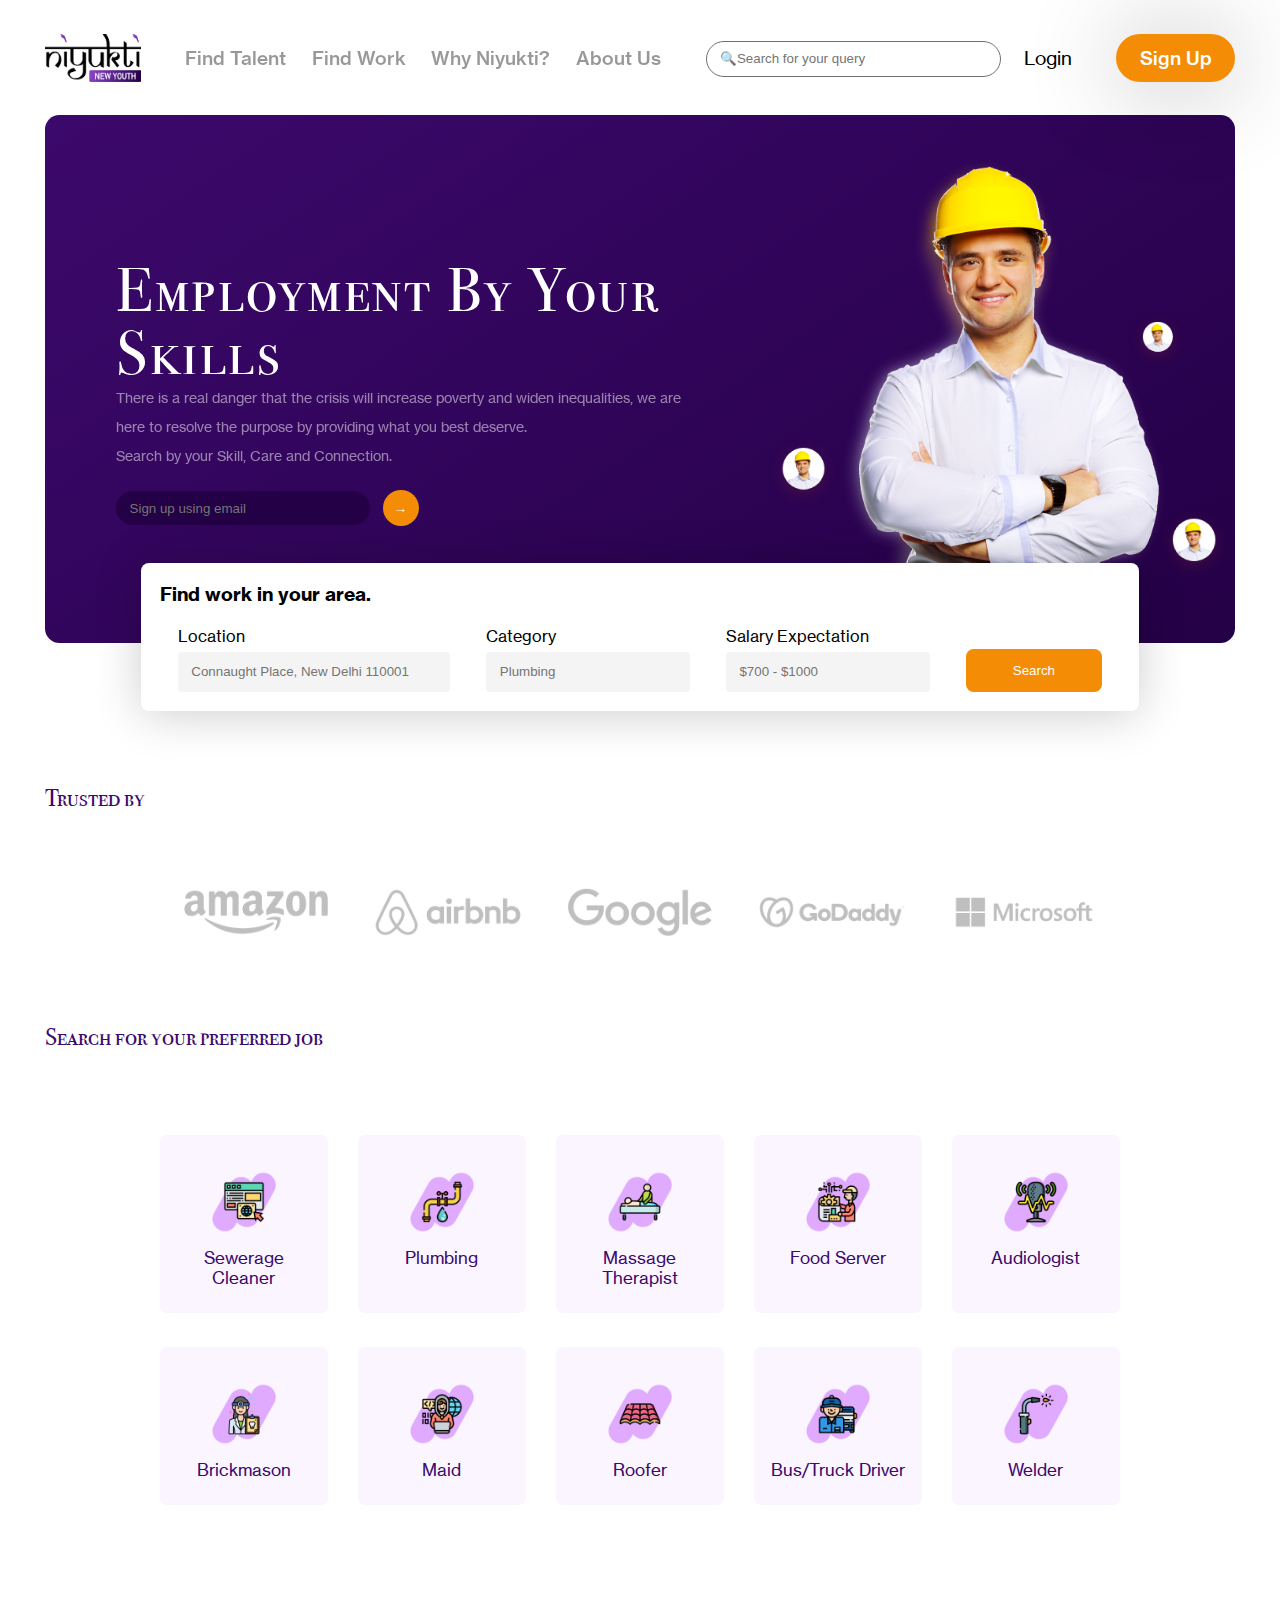
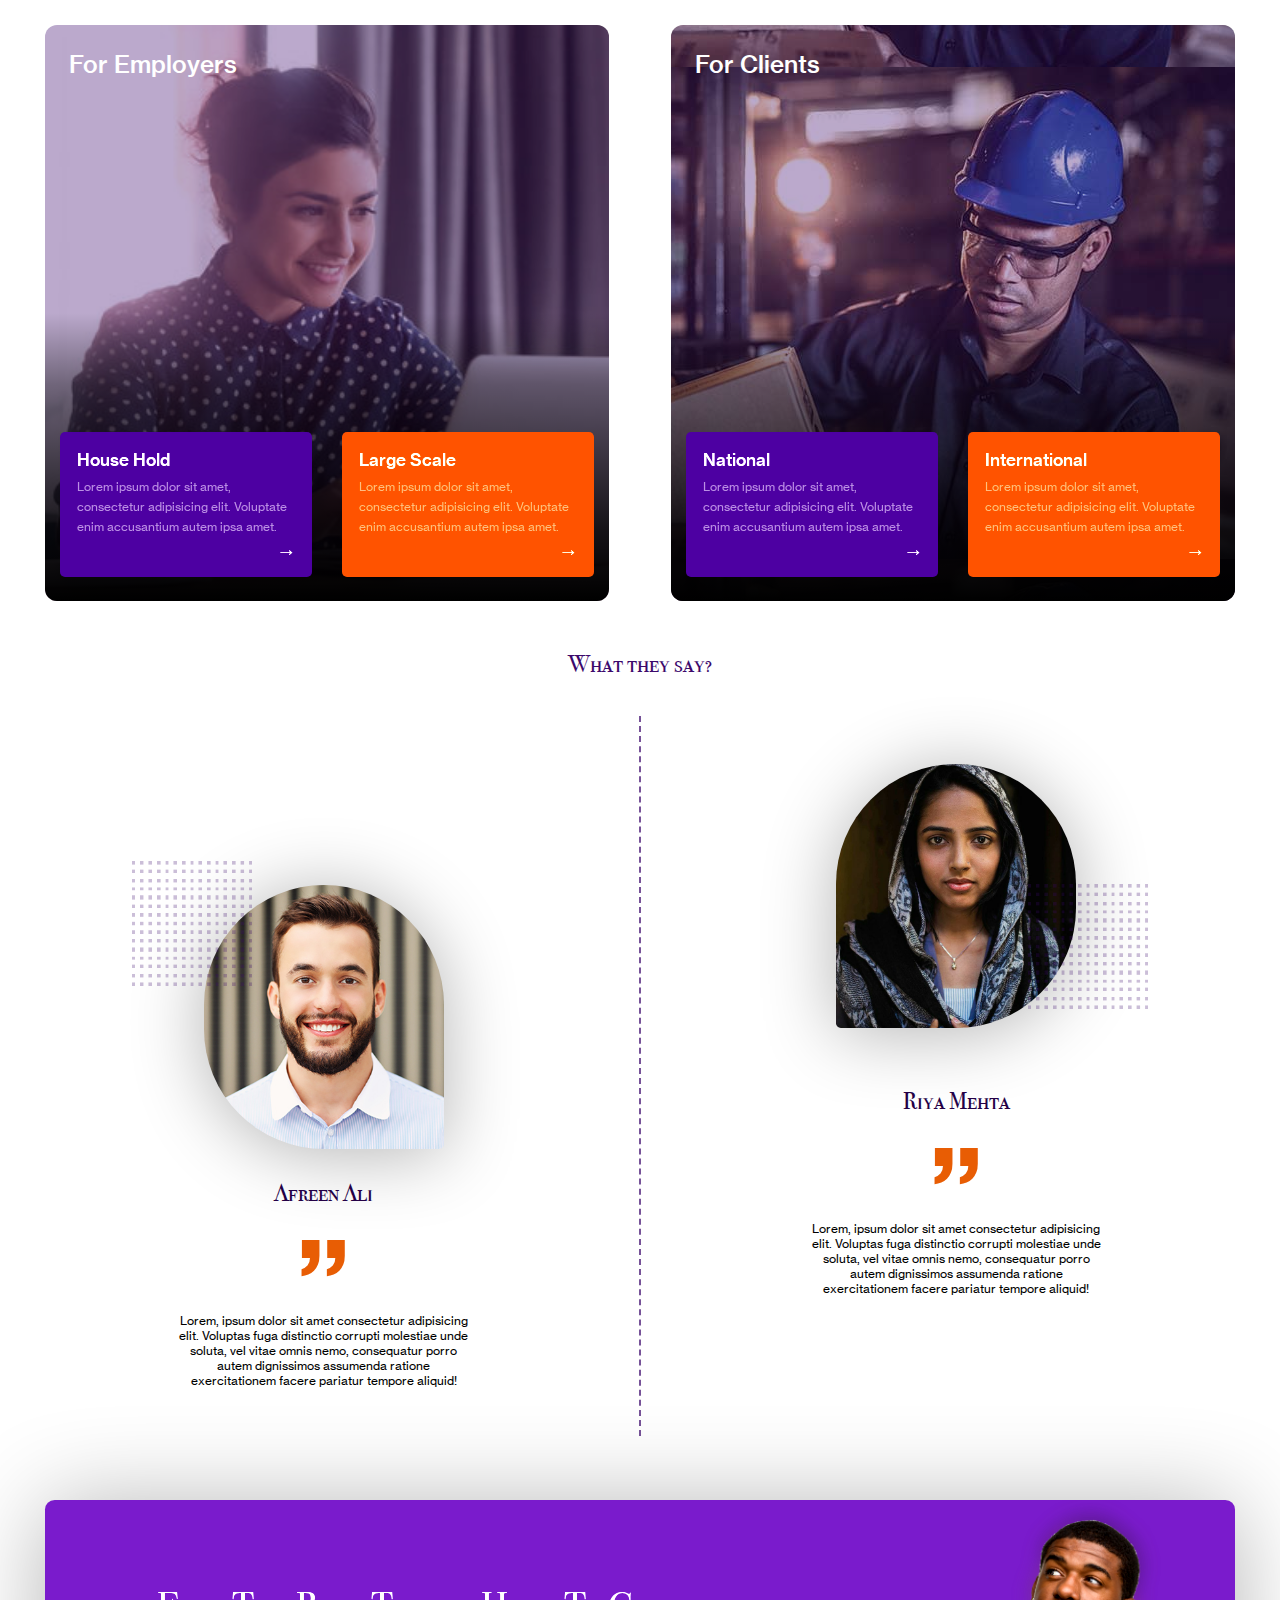
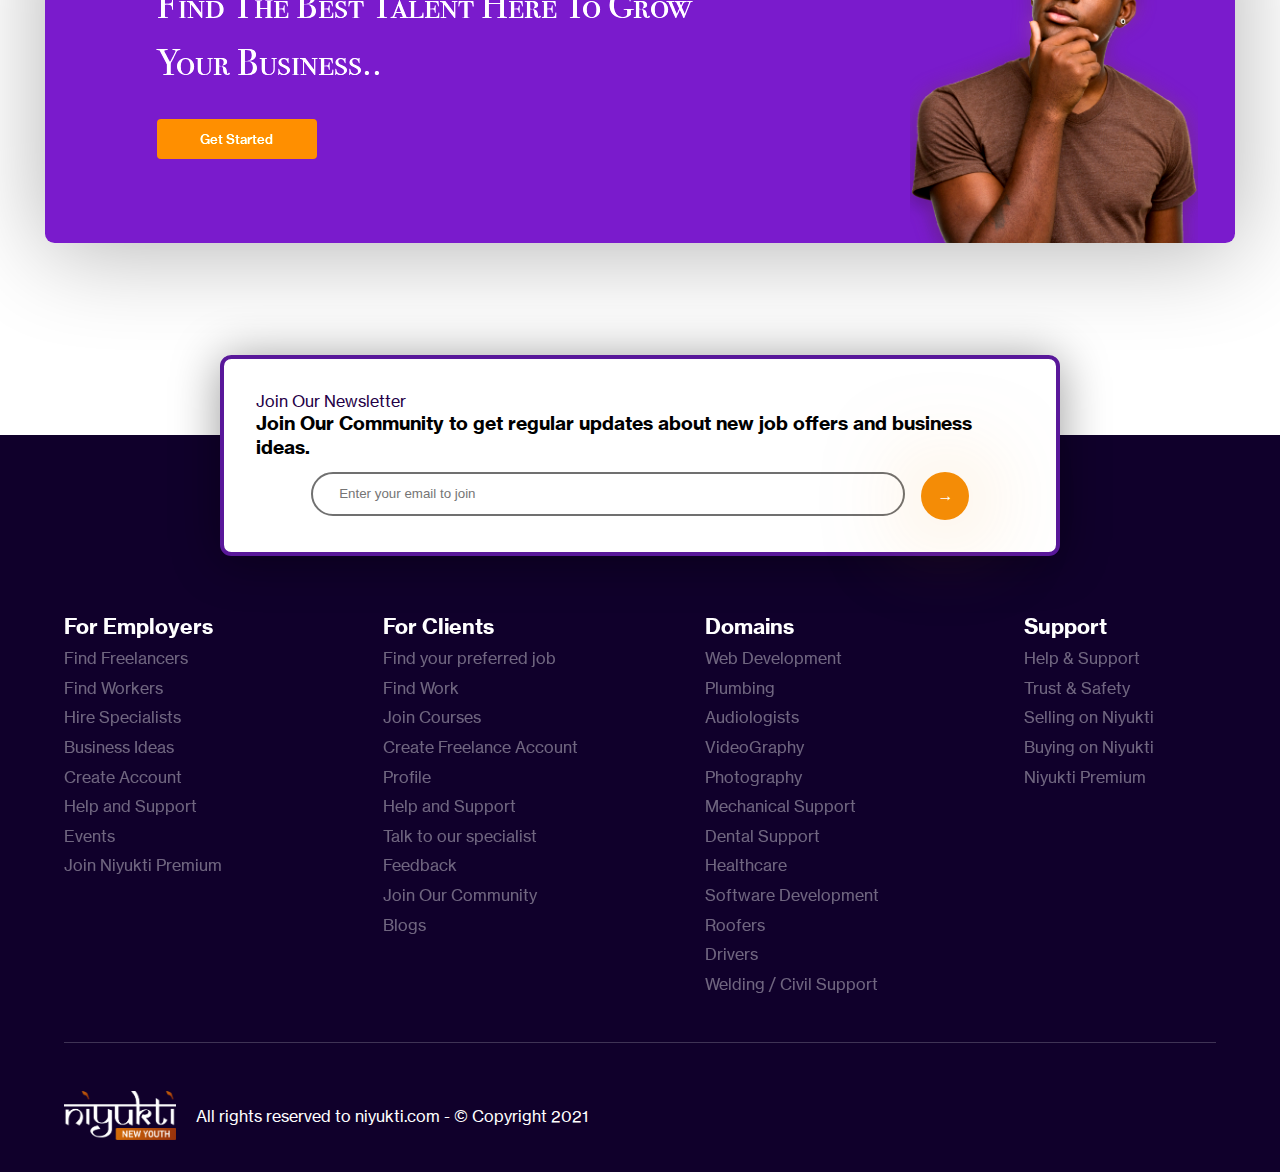
<file: index.html>
<!DOCTYPE html>
<html lang="en">

<head>
    <meta charset="UTF-8">
    <meta http-equiv="X-UA-Compatible" content="IE=edge">
    <meta name="viewport" content="width=device-width, initial-scale=1.0">
    <title>Niyukti - New Youth Foundation</title>
    <link rel="stylesheet" href="css/index.css">
    <link rel="stylesheet" href="css/master.css">
    <link rel="shortcut icon" href="images/logo-sml.png" type="image/x-icon">
    <script>
        function preloaderRemove(){
            const newFunc = () =>{
                document.getElementById('preloader-img').style.display = 'none';
            } 
            setTimeout(newFunc, 500);
            
        }
    </script>
</head>

<body onload="preloaderRemove()">

    <!-- Preloader Section Starts here -->
    <section class="preloader" id= "preloader-img"></section>
    <!-- Preloader Section ends here -->

    <!-- Alert Message starts here -->
    <div class="alert-msg" id="alert-message">
        <div class="alert-content" id="alert-msg-content">
            Sorry, You have entered the area location or domain that we don't Cover
        </div>
    </div>
    <!-- Alert Message ends here -->

    <!-- Navigation panel starts here -->
    <div class="head">
        <img src="images/Niyukti Logo Main.png" alt="logo" class="logo">
        <navbar>
            <ul>
                <li><a href="#" class="hover-opa-200">Find Talent</a></li>
                <li><a href="#" class="hover-opa-200">Find Work</a></li>
                <li><a href="#" class="hover-opa-200">Why Niyukti?</a></li>
                <li><a href="#" class="hover-opa-200">About Us</a></li>
            </ul>
        </navbar>
        <div class="search-bar">
            <form action="#">
                <input type="text" placeholder="&#x1F50DSearch for your query">
            </form>
        </div>
        <div class="login-btn">
            <a href="login.html">Login</a>
        </div>
        <div class="login-btn signup-btn">
            <a href="#">Sign Up</a>
        </div>
    </div>
    <!-- Navigation panel ends here -->

    <!-- Header container starts here -->
    <header>
        <div class="container">
            <div class="header-texts">
                <div>
                    <div class="title">Employment By Your Skills</div>
                    <div class="description">There is a real danger that the crisis will increase poverty and widen inequalities, we are here to resolve the purpose by providing what you best deserve. 
                        <br>Search by your Skill, Care and Connection.</div>
                    <div class="signup-input-bar">
                        <form action="#" autocomplete="off">
                            <input type="email" name="email" id="email" placeholder="Sign up using email">
                            <button type="button">&rarr;</button>
                        </form>
                    </div>
                </div>
            </div>
            <div class="header-image">
                <img src="images/standing-man-header.png" alt="Header Banner Image">
            </div>
        </div>
    </header>
    <!-- Header container ends here -->

    <!-- Search field starts here -->

    <section class="search-field">
        <span class="txt-sz-30">Find work in your area.</span>
        <br>
        <form action="search.html" onsubmit="return formFunc()">
            <span id="locat">
                <label for="location">Location</label>
                <input type="text" id="location" name="location" placeholder="Connaught Place, New Delhi 110001">
            </span>
            <span id="categ">
                <label for="category">Category</label>

                <input type="text" id="category" name="category" placeholder="Plumbing">
            </span>
            <span id="sal">
                <label for="salary">Salary Expectation</label>

                <input type="text" id="salary" name="salary" placeholder="$700 - $1000">
            </span>
            <span id="search-btn">
                <button type="submit">Search</button>
            </span>
        </form>
    </section>

    <!-- Search field ends here -->

    <!-- Trusted brands section starts here -->

    <section class="trusted-brands">
        Trusted by
        <div class="wrap-items">
            <img src="images/brand-logos/Amazon-logo.png" alt="amazon-logo">
            <img src="images/brand-logos/airbnb-logo.png" alt="airbnb-logo">
            <img src="images/brand-logos/google-logo.png" alt="google-logo">
            <img src="images/brand-logos/godaddy-logo.png" alt="godaddy-logo">
            <img src="images/brand-logos/microsoft-logo.png" alt="microsoft-logo">
        </div>
    </section>

    <!-- Trusted brands section ends here -->

    <!-- Categories section starts here -->
    <section class="categories">
        Search for your preferred job
        <center>
        <div class="wrapper">
            <div class="items">
                <div class="icons"><img src="images/Icons/icon-web-dev.png" alt="web-dev-icon"><br>Sewerage Cleaner</div>
            </div>
            <div class="items">
                <div class="icons"><img src="images/Icons/icon-plumbing.png" alt="plumbing-icon"><br>Plumbing</div>
            </div>
            <div class="items">
                <div class="icons"><img src="images/Icons/icon-massage-therapist.png" alt="massage-therapist-icon"><br>Massage Therapist</div>
            </div>
            <div class="items">
                <div class="icons"><img src="images/Icons/icon-mechanic.png" alt="mechanic-icon"><br>Food Server</div>
            </div>
            <div class="items">
                <div class="icons"><img src="images/Icons/icon-audiologist.png" alt="audiologist-icon"><br>Audiologist</div>
            </div>
            <div class="items">
                <div class="icons"><img src="images/Icons/icon-dentist.png" alt="dentist-icon"><br>Brickmason</div>
            </div>
            <div class="items">
                <div class="icons"><img src="images/Icons/icon-software-developer.png" alt="software-developer-icon"><br>Maid</div>
            </div>
            <div class="items">
                <div class="icons"><img src="images/Icons/icon-roofer.png" alt="roofer-icon"><br>Roofer</div>
            </div>
            <div class="items">
                <div class="icons"><img src="images/Icons/icon-driver.png" alt="driver-icon"><br>Bus/Truck Driver</div>
            </div>
            <div class="items">
                <div class="icons"><img src="images/Icons/icon-welder.png" alt="welder-icon"><br>Welder</div>
            </div>
        </div>
        </center>
    </section>
    <!-- Categories section ends here -->

    <!-- services card starts here -->
    <div class="services">
        <div class="card-wrap">
            <div class="services-card">
                <div class="card-overlay">
                    <span class="mar-pd-fx">For Employers</span>
                    <div class="gradient-black">
                        <div class="card-items">House Hold
                            <span class="services-card-text">Lorem ipsum dolor sit amet, consectetur adipisicing elit. Voluptate enim accusantium autem ipsa amet.</span>
                            <span id="arrow">&rarr;</span>
                        </div>
                        <div class="card-items" id="change-color">Large Scale
                            <span class="services-card-text">Lorem ipsum dolor sit amet, consectetur adipisicing elit. Voluptate enim accusantium autem ipsa amet.</span>
                            <span id="arrow">&rarr;</span>
                        </div>
                    </div>
                </div>
            </div>
            <div class="services-card" id="client">
                <div class="card-overlay">
                    <span class="mar-pd-fx">For Clients</span>
                    <div class="gradient-black">
                        <div class="card-items">National
                            <span class="services-card-text">Lorem ipsum dolor sit amet, consectetur adipisicing elit. Voluptate enim accusantium autem ipsa amet.</span>
                            <span id="arrow">&rarr;</span>
                        </div>
                        <div class="card-items" id="change-color">International
                            <span class="services-card-text">Lorem ipsum dolor sit amet, consectetur adipisicing elit. Voluptate enim accusantium autem ipsa amet.</span>
                            <span id="arrow">&rarr;</span>
                        </div>
                    </div>
                </div>
            </div>
        </div>
    </div>
    <!-- Services card ends here -->

    <!-- Testimonials section starts here -->
    <section class="testimonials">
        <center>
            <span class="txt-sz-20">What they say?</span>
            <div class="feedback-wrapper">
                <div class="feedback" id="align-feedback-containers">
                    <div class="img-container">
                        <img src="images/sqr-element-feed.png" alt="graphic-image">
                    </div><br>
                    <span id="client-username">Afreen Ali</span>
                    <span id="quotes">&rdquo;</span>
                    <span class="feedback-text">Lorem, ipsum dolor sit amet consectetur adipisicing elit. Voluptas fuga distinctio corrupti molestiae unde soluta, vel vitae omnis nemo, consequatur porro autem dignissimos assumenda ratione exercitationem facere pariatur tempore aliquid!</span>
                </div>
                <div class="divider-dashed"></div>
                <div class="feedback">
                    <div class="img-container" id="client-sec">
                        <img src="images/sqr-element-feed.png" alt="graphic-image">
                    </div><br><br>
                    <span id="client-username">Riya Mehta</span>
                    <span id="quotes">&rdquo;</span>
                    <span class="feedback-text">Lorem, ipsum dolor sit amet consectetur adipisicing elit. Voluptas fuga distinctio corrupti molestiae unde soluta, vel vitae omnis nemo, consequatur porro autem dignissimos assumenda ratione exercitationem facere pariatur tempore aliquid!</span>
                </div>
            </div>
        </center>
    </section>
    <!-- Testimonial section ends here -->

    <!-- Banner Card starts here -->
    <section class="banner">
        <center>
            <div class="banner-wrapper">
                <div class="banner-text">Find The Best Talent Here To Grow Your Business..
                    <button>Get Started</button>
                </div>
                <div class="banner-img"><img src="images/banner-img-man.png" alt="banner-image"></div>
            </div>
        </center>
    </section>
    <!-- Banner card ends here -->

    <!-- Newsletter section starts here -->
    <section class="newsletter">
        Join Our Newsletter
        <span class="newsletter-text">Join Our Community to get regular updates about new job offers and business ideas.</span>
        <form action="#"><input type="email" id="newsletter-email" name="newsletter-email" placeholder="Enter your email to join">
            <button type="button">&rarr;</button>
        </form>
    </section>
    <!-- Newsletter section ends here -->

    <!-- Footer section starts here -->
    <footer>
        <div class="footer-wrapper">
            <div class="col-01">
                <span class="menu-head">For Employers</span><br>
                <div class="footer-list-items">
                    <ul>
                        <li>Find Freelancers</li>
                        <li>Find Workers</li>
                        <li>Hire Specialists</li>
                        <li>Business Ideas</li>
                        <li>Create Account</li>
                        <li>Help and Support</li>
                        <li>Events</li>
                        <li>Join Niyukti Premium</li>

                    </ul>
                </div>
            </div>
            <div class="col-02">
                <span class="menu-head">For Clients</span><br>
                <div class="footer-list-items">
                    <ul>
                        <li>Find your preferred job</li>
                        <li>Find Work</li>
                        <li>Join Courses</li>
                        <li>Create Freelance Account</li>
                        <li>Profile</li>
                        <li>Help and Support</li>
                        <li>Talk to our specialist</li>
                        <li>Feedback</li>
                        <li>Join Our Community</li>
                        <li>Blogs</li>

                    </ul>
                </div>
            </div>
            <div class="col-03">
                <span class="menu-head">Domains</span><br>
                <div class="footer-list-items">
                    <ul>
                        <li>Web Development</li>
                        <li>Plumbing</li>
                        <li>Audiologists</li>
                        <li>VideoGraphy</li>
                        <li>Photography</li>
                        <li>Mechanical Support</li>
                        <li>Dental Support</li>
                        <li>Healthcare</li>
                        <li>Software Development</li>
                        <li>Roofers</li>
                        <li>Drivers</li>
                        <li>Welding / Civil Support</li>
                    </ul>
                </div>
            </div>
            <div class="col-04">
                <span class="menu-head">Support</span><br>
                <div class="footer-list-items">
                    <ul>
                        <li>Help & Support</li>
                        <li>Trust & Safety</li>
                        <li>Selling on Niyukti</li>
                        <li>Buying on Niyukti</li>
                        <li>Niyukti Premium</li>
                    </ul>
                </div>
            </div>
        </div>
        <div class="hz-line"></div>
        <div class="footer-end">
            <div class="footer-end-wrapper">
                <img src="images/Niyukti Logo Clone Footer.png" alt="niyukti-logo"> 
                &nbsp;<span>All rights reserved to niyukti.com - &COPY; Copyright 2021</span>
            </div>
            <!-- <div class="footer-end-wrapper"></div>
                &nbsp;<span>Follow us:</span>
                <img src="images/Icons/facebook.png" alt="facebook-icon" class="footer-social-icon" id="facebook">
                <img src="images/Icons/instagram.png" alt="instagram-icon" id="footer-social-icon">
                <img src="images/Icons/twitter.png" alt="twitter-icon" id="footer-social-icon">
            </div> -->

            
        </div>
    </footer>
    <!-- Footer Section ends here -->
</body>
<script src="js/index.js"></script>

</html>
</file>
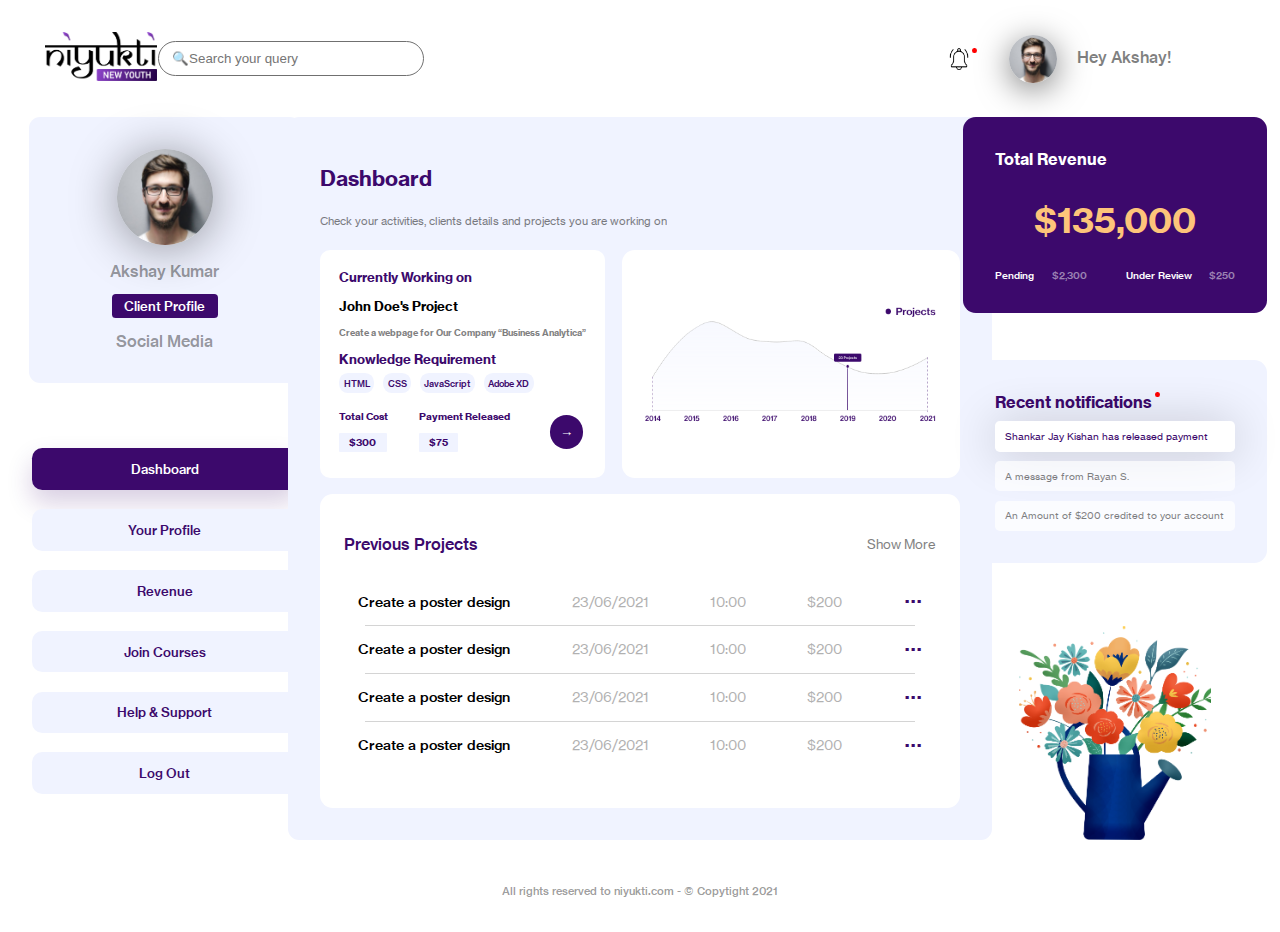
<file: dashboard.html>
<!DOCTYPE html>
<html lang="en">
<head>
    <meta charset="UTF-8">
    <meta http-equiv="X-UA-Compatible" content="IE=edge">
    <meta name="viewport" content="width=device-width, initial-scale=1.0">
    <title>Your Dashboard - niyukti.com</title>
    <link rel="stylesheet" href="css/master.css">
    <link rel="stylesheet" href="css/dashboard.css">
    <script>
        function preloaderRemove(){
            const newFunc = () =>{
                document.getElementById('preloader-img').style.display = 'none';
            } 
            setTimeout(newFunc, 500);
            
        }
    </script>
</head>
<body onload="preloaderRemove()">

     <!-- Preloader Section Starts here -->
     <section class="preloader" id= "preloader-img"></section>
     <!-- Preloader Section ends here -->

    <!-- Navigation bar section starts here -->
    <div class="navbar">
        <div class="logo">
            <a href="./index.html"><img src="images/Niyukti Logo Main.png" alt="niyukti-logo"></a>
        </div>
        <div class="search-bar">
            <form>
                <input type = "text" name = "search" id = "search" placeholder = "&#x1F50DSearch your query">
            </form>
        </div>
        <div class="notif">
            <img src="images/notif-icon.png" alt="notification-icon">
            <div class="red-dot">
            </div>
        </div>
        <div class="user-info">
            <img src="images/account-picture.png" alt="user-image" align="center">
            Hey Akshay!
        </div>
    </div>
    <!-- Navigation bar section ends here -->

    <div class="wrapper">
        <div class="side-lt">
            <div class="profile-section">
                <img src="images/account-picture.png" alt="user-profile-image">
                <span>Akshay Kumar</span>
                <span id="profile-badge">Client Profile</span>
                <span id="social">Social Media</span>
            </div>
            <div class="impor-links">
                    <div class="box">Dashboard</div>
                    <div class="box">Your Profile</div>
                    <div class="box">Revenue</div>
                    <div class="box">Join Courses</div>
                    <div class="box">Help & Support</div>
                    <div class="box">Log Out</div>
            </div>
        </div>
        <div class="dashboard-container">
            <span style="font-size: 1.3em; font-family:bytefont-bold;">Dashboard</span>
            <span class="sml-desc">Check your activities, clients details and projects you are working on</span>
            <div class="dashboard-wrap">
                <div class="recent-project">
                    Currently Working on
                    <span class="project-title">John Doe's Project</span>
                    <span class="project-desc">
                        Create a webpage for Our Company “Business Analytica”
                    </span>
                    <div class="knowledge-req">
                        Knowledge Requirement
                        <div class="wrap-req">
                            <div class="box">HTML</div>
                            <div class="box">CSS</div>
                            <div class="box">JavaScript</div>
                            <div class="box">Adobe XD</div>
                        </div>
                        
                    </div>
                    <div class="project-details">
                        <div class="total">Total Cost<br><br><span>$300</span></div>
                        <div class="released">Payment Released<br><br><span>$75</span></div>
                        <button>&rarr;</button>
                    </div>
                </div>
                <div class="dashboard-graph">
                    <img src="images/dashboard-graph-img.png" alt="dashboard-graph-image">
                </div>
            </div>
            <div class="previous-projects">
                <div class="previous-project-wrapper">
                    <div class="previous-title">Previous Projects</div>
                    <div class="show-more">Show More</div>
                </div>
                <div class="projects">
                    <div class="projects-title">Create a poster design</div>
                    <div class="date">23/06/2021</div>
                    <div class="time">10:00</div>
                    <div class="cost">$200</div>
                    <div class="details">...</div>
                </div>
                <div class="hr-line"></div>
                <div class="projects">
                    <div class="projects-title">Create a poster design</div>
                    <div class="date">23/06/2021</div>
                    <div class="time">10:00</div>
                    <div class="cost">$200</div>
                    <div class="details">...</div>
                </div>
                <div class="hr-line"></div>
                <div class="projects">
                    <div class="projects-title">Create a poster design</div>
                    <div class="date">23/06/2021</div>
                    <div class="time">10:00</div>
                    <div class="cost">$200</div>
                    <div class="details">...</div>
                </div>
                <div class="hr-line"></div>
                <div class="projects">
                    <div class="projects-title">Create a poster design</div>
                    <div class="date">23/06/2021</div>
                    <div class="time">10:00</div>
                    <div class="cost">$200</div>
                    <div class="details">...</div>
                </div>

            </div>

        </div>
        <div class="side-rt">
            <div class="revenue-badge">
                Total Revenue
                <span class="revenue-amount">$135,000</span>
                <div class="revenue-badge-wrapper">
                    <div>
                        <span>
                            Pending 
                        </span>
                        $2,300
                    </div>
                    
                    <div>
                        <span>
                            Under Review 
                        </span>
                        $250
                    </div>
                </div>
            </div>
            <div class="notification-field">
                <div class="notif-active">
                    Recent notifications <div class="red-dot"></div>
                </div>
                <div class="notification-msg" id="first-msg">Shankar Jay Kishan has released payment</div>
                <div class="notification-msg">A message from Rayan S.</div>
                <div class="notification-msg">An Amount of $200 credited to your account</div>
            </div>
            <div class="dashboard-flower-img">
                <img src="images/flower-img-dashboard.png" alt="dashboard-flower-img">
            </div>
        </div>
    </div>

    <div class="copyright">All rights reserved to niyukti.com - &COPY; Copytight 2021</div>
</body>
</html>
</file>
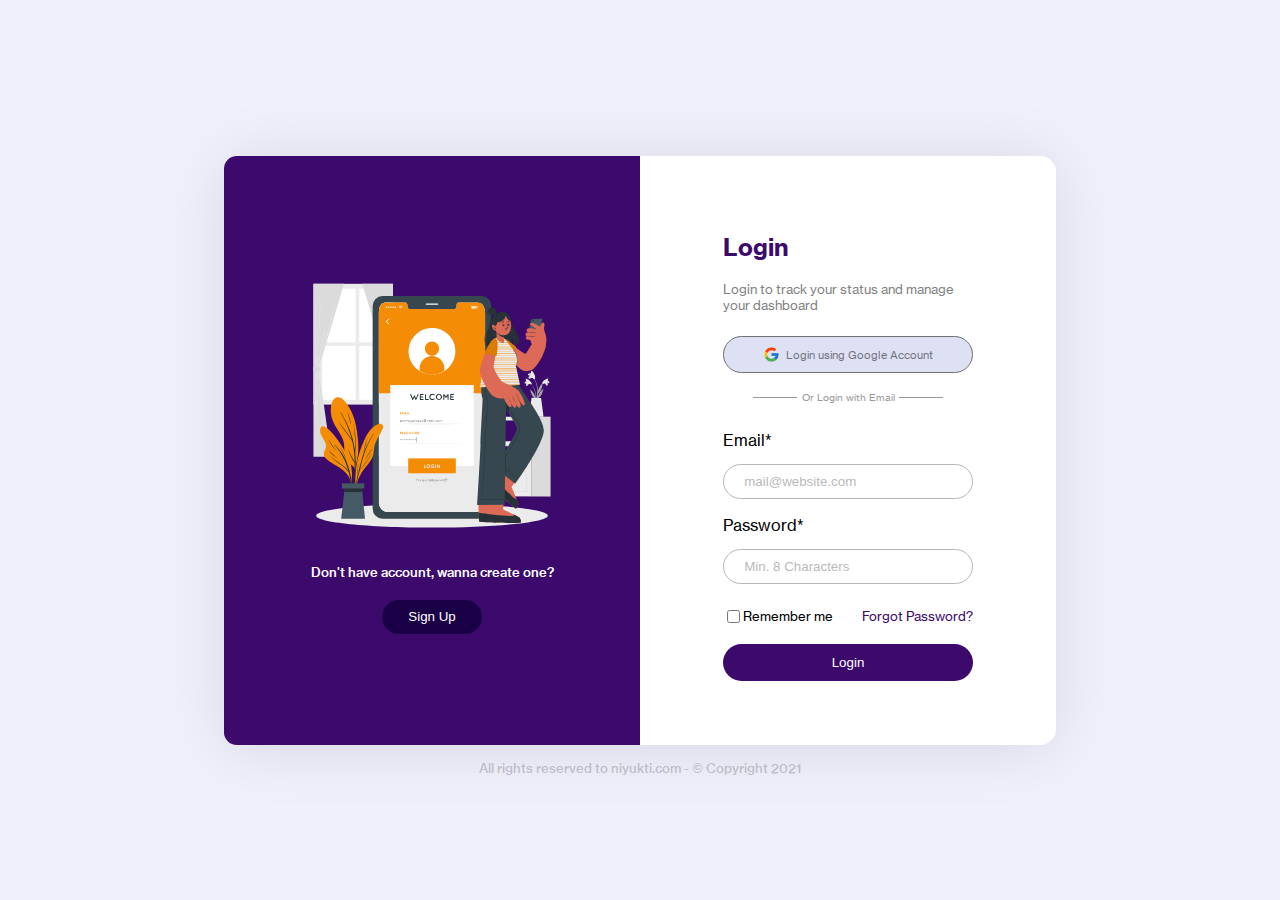
<file: login.html>
<!DOCTYPE html>
<html lang="en">
<head>
    <meta charset="UTF-8">
    <meta http-equiv="X-UA-Compatible" content="IE=edge">
    <meta name="viewport" content="width=device-width, initial-scale=1.0">
    <title>Login to your Dashboard - niyukti.com</title>
    <!-- <link rel="stylesheet" href="css/master.css"> -->
    <link rel="stylesheet" href="css/login.css">
    <link rel="shortcut icon" href="images/logo-sml.png" type="image/x-icon">
</head>
<body>
    <div class="login-container">
        <div class="login-wrapper">
            <div class="login-side-panel">
                <img src="images/SVGs/Mobile login-cuate.svg" alt="svg-illustration-image">
                Don't have account, wanna create one?
                <button class="login-signup-btn">Sign Up</button>
            </div>
            <div class="login-field">
                <div class="login-field-wrapper">
                    <span class="login-heading">Login</span>
                    <span class="sml-descr">
                        Login to track your status and manage your dashboard
                    </span>
                    <div class="google-account-validate">
                        <img src="images/google-logo copy.png" alt="google-icon-image">
                        Login using Google Account
                    </div>

                    <div class="or-login-section">
                        <div> </div>
                        <span>Or Login with Email</span>
                        <div> </div>
                    </div>
                    <form action="dashboard.html" onsubmit="return formValidate()" autocomplete="off">
                        <span>
                            <label for="email">Email*</label><input type="email" id="email" name="email" placeholder = "mail@website.com">
                        </span>
                        <span>
                            <label for="password">Password*</label><input type="password" id="password" name="password" placeholder = "Min. 8 Characters">
                        </span>
                        <div class="form-wrap">
                            <div class="remember-me">
                                <input type="checkbox" id="rem"> <label for="rem">Remember me</label>
                            </div>
                            <span>Forgot Password?</span>
                        </div>
                        <button type="submit">Login</button>
                    </form>
                </div>
            </div>
        </div>
    </div>

    <span class="copyright-text">
        All rights reserved to niyukti.com - &COPY; Copyright 2021
    </span>
</body>
<script src="js/login.js"></script>
</html>
</file>
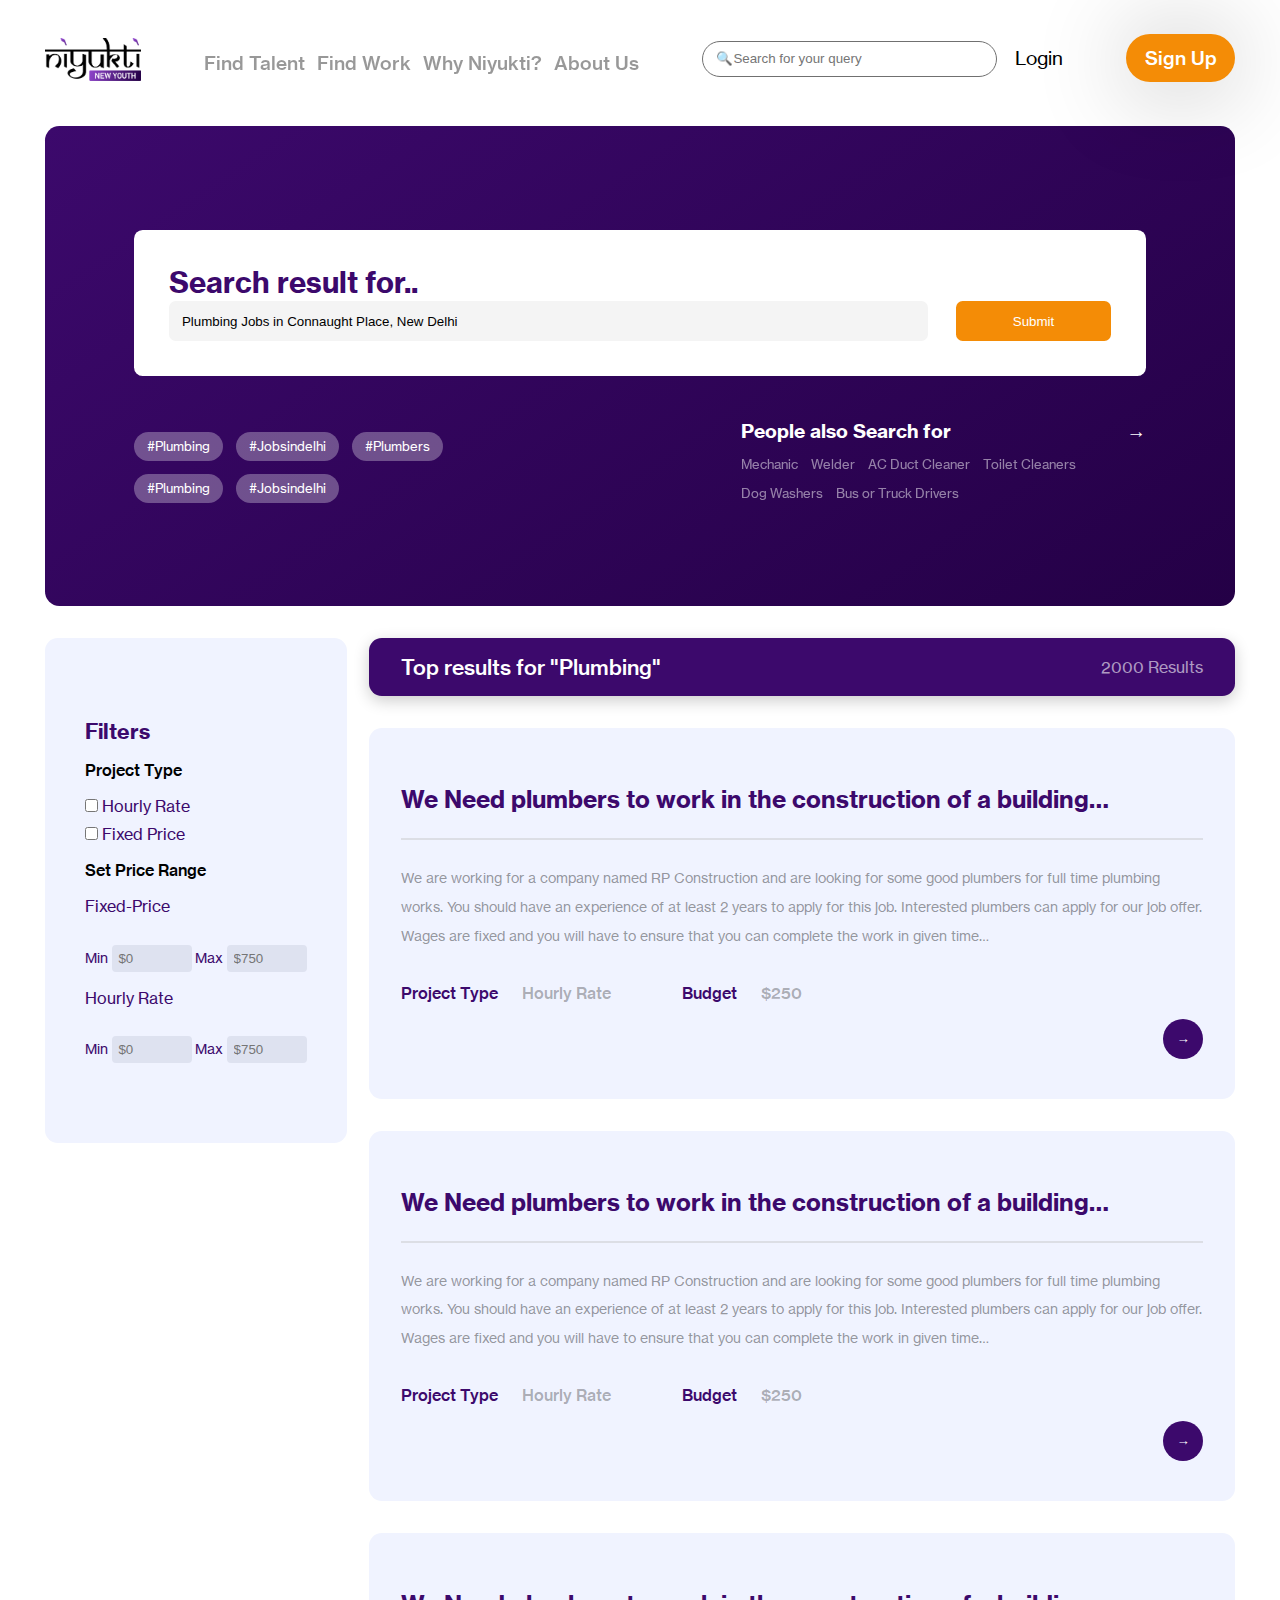
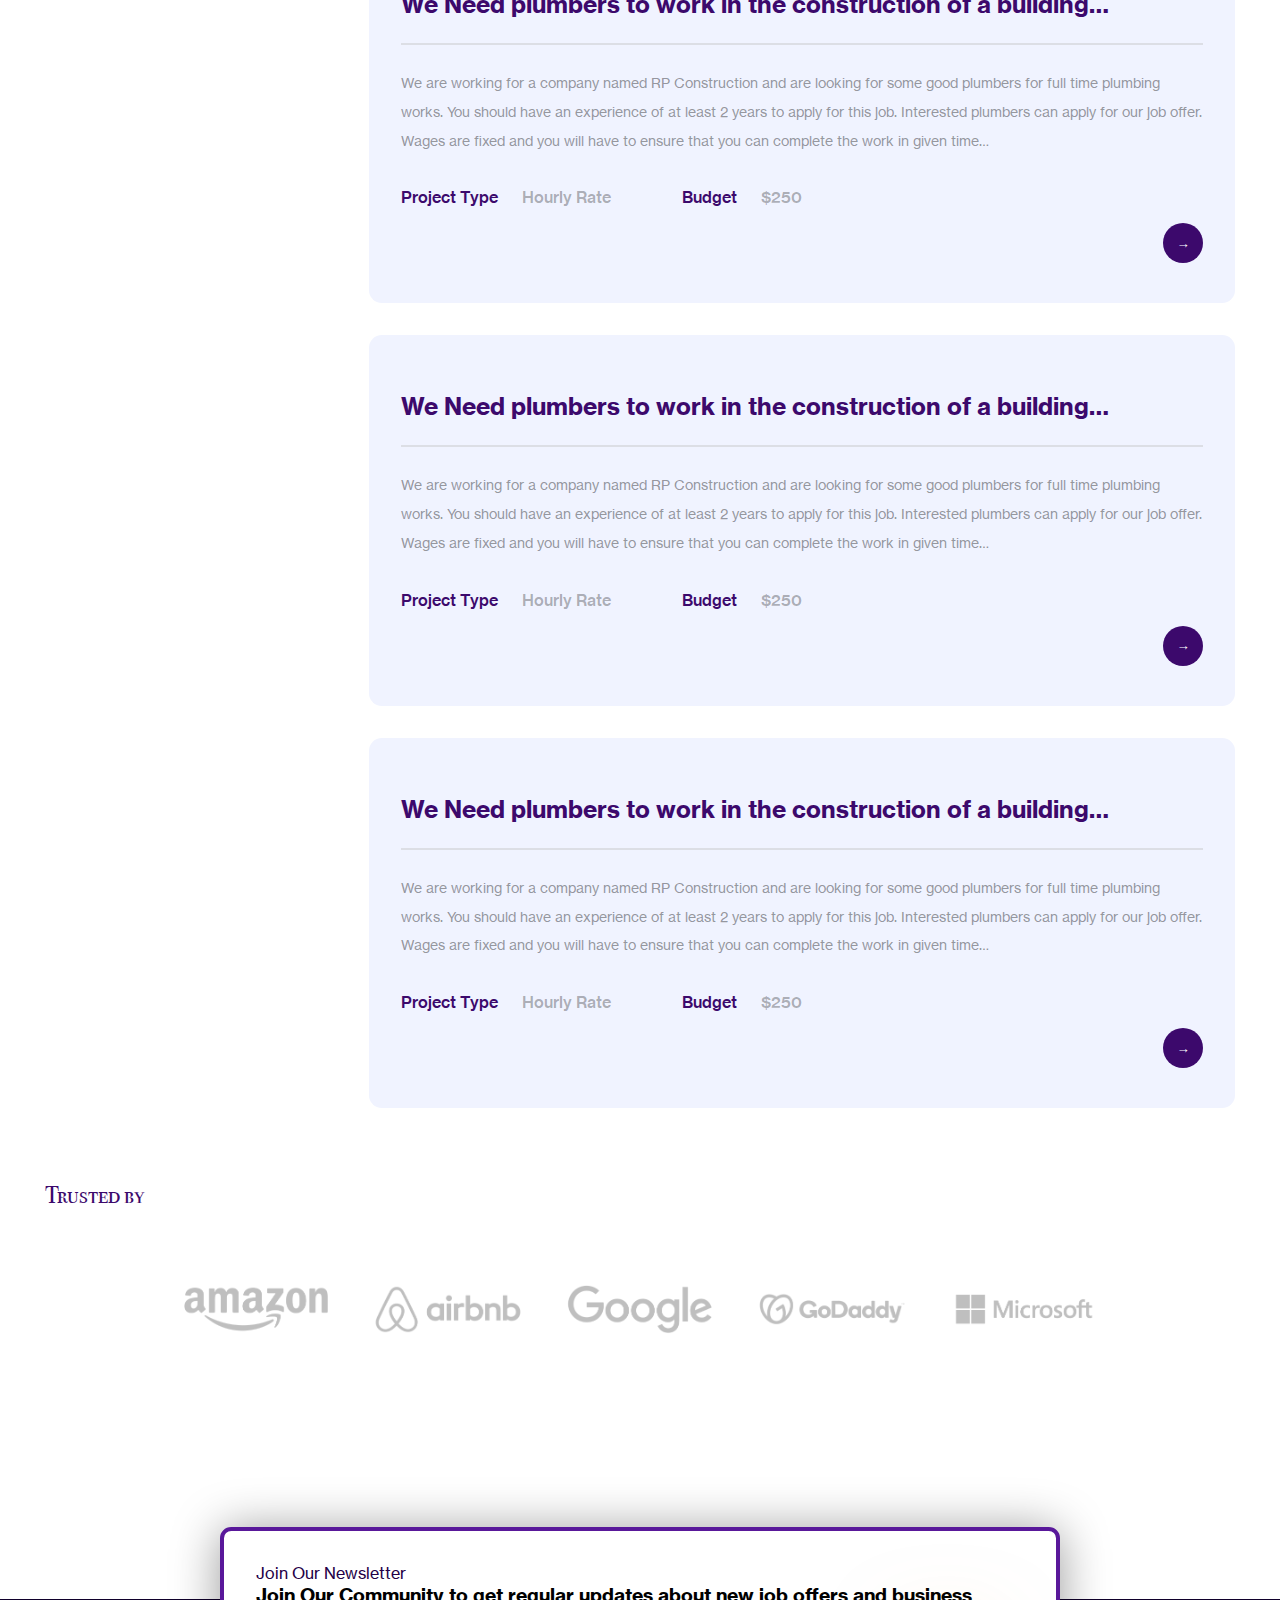
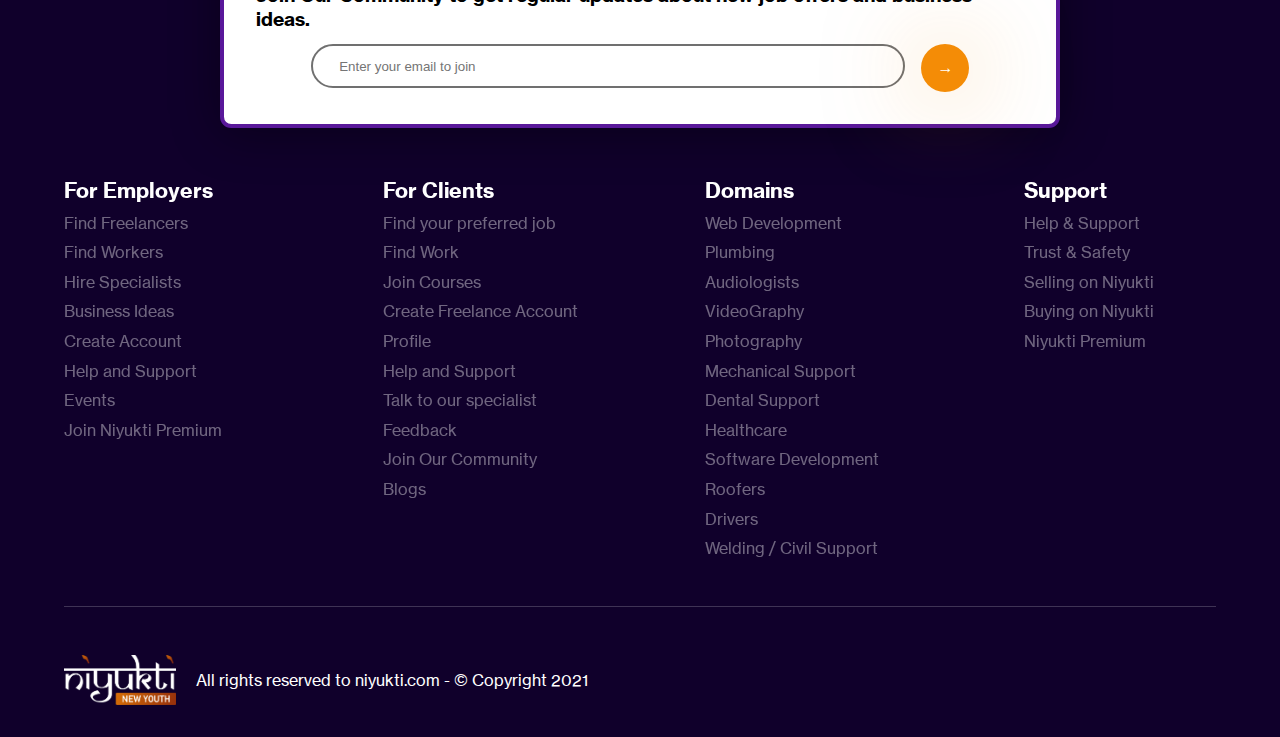
<file: search.html>
<!DOCTYPE html>
<html lang="en">
<head>
    <meta charset="UTF-8">
    <meta http-equiv="X-UA-Compatible" content="IE=edge">
    <meta name="viewport" content="width=device-width, initial-scale=1.0">
    <title>Search result for Plumbing - niyukti.com</title>
    <link rel="stylesheet" href="css/master.css">
    <link rel="stylesheet" href="css/search.css">
    <link rel="shortcut icon" href="images/logo-sml.png" type="image/x-icon">
    <script>
        function preloaderRemove(){
            const newFunc = () =>{
                document.getElementById('preloader-img').style.display = 'none';
            } 
            setTimeout(newFunc, 500);
            
        }
    </script>
</head>
<body onload="preloaderRemove()" id="preload-img">

    <!-- Preloader Section Starts here -->
    <section class="preloader" id= "preloader-img"></section>
    <!-- Preloader Section ends here -->

    <!-- Navigation panel starts here -->
    <div class="head">
        <a href="./index.html"><img src="images/Niyukti Logo Main.png" alt="logo" class="logo"></a>
        <navbar>
            <ul>
                <li><a href="#" class="hover-opa-200">Find Talent</a></li>
                <li><a href="#" class="hover-opa-200">Find Work</a></li>
                <li><a href="#" class="hover-opa-200">Why Niyukti?</a></li>
                <li><a href="#" class="hover-opa-200">About Us</a></li>
            </ul>
        </navbar>
        <div class="search-bar">
            <form action="#">
                <input type="text" placeholder="&#x1F50DSearch for your query">
            </form>
        </div>
        <div class="login-btn">
            <a href="./login.html">Login</a>
        </div>
        <div class="login-btn signup-btn">
            <a href="#">Sign Up</a>
        </div>
    </div>
    <!-- Navigation panel ends here -->

    <!-- Header-container starts here -->
    <div class="container">
        <div class="container-wrapper">
            <form action="#">
                <label for="search-item">Search result for..</label>
                <div class="wrap">
                    <input type="text" id="search-item" name="search-items" placeholder="Search Result for Plumbing" value ="Plumbing Jobs in Connaught Place, New Delhi">
                <button type="button">Submit</button>
                </div>
            </form>
            <div class="wrap2">
                <div class="tags">
                    <div class="tag">#Plumbing</div>
                    <div class="tag">#Jobsindelhi</div>
                    <div class="tag">#Plumbers</div>
                    <div class="tag">#Plumbing</div>
                    <div class="tag">#Jobsindelhi</div>
                </div>

                <div class="people-searches">
                    <div class="heading">
                        <span>People also Search for</span>
                        <span>&rarr;</span>
                    </div>
                    
                    <div class="searched-items">
                        <div class="search-recom">Mechanic</div>
                        <div class="search-recom">Welder</div>
                        <div class="search-recom">AC Duct Cleaner</div>
                        <div class="search-recom">Toilet Cleaners</div>
                        <div class="search-recom">Dog Washers</div>
                        <div class="search-recom">Bus or Truck Drivers</div>
                    </div>
                    
                </div>
            </div>
            
        </div>
    </div>
    <!-- Header-container eneds here -->

    <!-- Search-result section starts here -->
    <section class="search-result">
        <div class="search-res-wrap">
            <!-- Filter section starts here -->
            <div class="filter">
                <div class="filter-wrap">
                    <span class="filter-title">
                        Filters
                    </span> 
                    <span class="filter-contents">
                        <div class="filter-content-type">Project Type</div>
                        <form action="#">
                            <div><input type="checkbox" name="hourly" id="project-type-hourly"><lable for="project-type-hourly"> Hourly Rate</lable><br></div>
                            <div><input type="checkbox" name="fixed-price" id="project-type-fixed"><lable for="project-type-fixed"> Fixed Price</lable></div>
                        </form>
                    </span>
                    <span class="filter-contents-price">
                        <div class="filter-price-range">Set Price Range</div>
                        <form action="#">
                            <label>Fixed-Price</label>
                            <div>
                                <span id="span-wrapper">
                                    <label for="range-fixed-min">Min</label>
                                    <input type="number" min="0" name="min-range" id="range-fixed-min" placeholder="$0">
                                </span>
                                <span id="span-wrapper">
                                    <label for="range-fixed-max">Max</label>
                                    <input type="number" min="0" name="max-range" id="range-fixed-max" placeholder="$750">
                                </span>
                            </div>
                            
                            
                        </form>
                        <form action="#">
                            <label>Hourly Rate</label>
                            <div>
                                <span id="span-wrapper">
                                    <label for="range-hourly-min">Min</label>
                                    <input type="number" min="0" name="min-range" id="range-hourly-min" placeholder="$0">
                                </span>
                                <span id="span-wrapper">
                                    <label for="range-hourly-max">Max</label>
                                    <input type="number" min="0" name="max-range" id="range-hourly-max" placeholder="$750">
                                </span>
                            </div>
                            
                            
                        </form>
                    </span>
                </div> 
            </div>
            <!-- Filter section ends here -->

            <!-- Search results popups starts here -->
            <div class="search-res-container">
                <div class="badge-top">
                    <span class="badge-title">
                        Top results for "Plumbing"
                    </span>
                    2000 Results
                </div>
                <div class="search-results">
                    <div class="search-res-title">We Need plumbers to work in the construction of a building…</div>
                    <div class="search-divider"></div>
                    <div class="search-res-description">We are working for a company named RP Construction and are looking for some good plumbers for full time plumbing works. You should have an experience of at least 2 years to apply for this job. Interested plumbers can apply for our job offer. Wages are fixed and you will have to ensure that you can complete the work in given time…</div>
                    <div class="search-res-wrapper">
                        <div class="search-items-wrap">
                            <div><span>Project Type</span>Hourly Rate</div>
                        </div>
                        <div class="search-items-wrap">
                            <div><span>Budget</span>$250</div>
                        </div>
                    </div>
                    <button class="search-btn">&rarr;</button>
                </div>

                <div class="search-results">
                    <div class="search-res-title">We Need plumbers to work in the construction of a building…</div>
                    <div class="search-divider"></div>
                    <div class="search-res-description">We are working for a company named RP Construction and are looking for some good plumbers for full time plumbing works. You should have an experience of at least 2 years to apply for this job. Interested plumbers can apply for our job offer. Wages are fixed and you will have to ensure that you can complete the work in given time…</div>
                    <div class="search-res-wrapper">
                        <div class="search-items-wrap">
                            <div><span>Project Type</span>Hourly Rate</div>
                        </div>
                        <div class="search-items-wrap">
                            <div><span>Budget</span>$250</div>
                        </div>
                    </div>
                    <button class="search-btn">&rarr;</button>
                </div>

                <div class="search-results">
                    <div class="search-res-title">We Need plumbers to work in the construction of a building…</div>
                    <div class="search-divider"></div>
                    <div class="search-res-description">We are working for a company named RP Construction and are looking for some good plumbers for full time plumbing works. You should have an experience of at least 2 years to apply for this job. Interested plumbers can apply for our job offer. Wages are fixed and you will have to ensure that you can complete the work in given time…</div>
                    <div class="search-res-wrapper">
                        <div class="search-items-wrap">
                            <div><span>Project Type</span>Hourly Rate</div>
                        </div>
                        <div class="search-items-wrap">
                            <div><span>Budget</span>$250</div>
                        </div>
                    </div>
                    <button class="search-btn">&rarr;</button>
                </div>

                <div class="search-results">
                    <div class="search-res-title">We Need plumbers to work in the construction of a building…</div>
                    <div class="search-divider"></div>
                    <div class="search-res-description">We are working for a company named RP Construction and are looking for some good plumbers for full time plumbing works. You should have an experience of at least 2 years to apply for this job. Interested plumbers can apply for our job offer. Wages are fixed and you will have to ensure that you can complete the work in given time…</div>
                    <div class="search-res-wrapper">
                        <div class="search-items-wrap">
                            <div><span>Project Type</span>Hourly Rate</div>
                        </div>
                        <div class="search-items-wrap">
                            <div><span>Budget</span>$250</div>
                        </div>
                    </div>
                    <button class="search-btn">&rarr;</button>
                </div>

                <div class="search-results">
                    <div class="search-res-title">We Need plumbers to work in the construction of a building…</div>
                    <div class="search-divider"></div>
                    <div class="search-res-description">We are working for a company named RP Construction and are looking for some good plumbers for full time plumbing works. You should have an experience of at least 2 years to apply for this job. Interested plumbers can apply for our job offer. Wages are fixed and you will have to ensure that you can complete the work in given time…</div>
                    <div class="search-res-wrapper">
                        <div class="search-items-wrap">
                            <div><span>Project Type</span>Hourly Rate</div>
                        </div>
                        <div class="search-items-wrap">
                            <div><span>Budget</span>$250</div>
                        </div>
                    </div>
                    <button class="search-btn">&rarr;</button>
                </div>
            </div>

        </div>
    </section>
    <!-- Search result section ends here -->

    <!-- Trusted brands section starts here -->

    <section class="trusted-brands">
        Trusted by
        <div class="wrap-items">
            <img src="images/brand-logos/Amazon-logo.png" alt="amazon-logo">
            <img src="images/brand-logos/airbnb-logo.png" alt="airbnb-logo">
            <img src="images/brand-logos/google-logo.png" alt="google-logo">
            <img src="images/brand-logos/godaddy-logo.png" alt="godaddy-logo">
            <img src="images/brand-logos/microsoft-logo.png" alt="microsoft-logo">
        </div>
    </section>

    <!-- Trusted brands section ends here -->

    <!-- Newsletter section starts here -->
    <section class="newsletter">
        Join Our Newsletter
        <span class="newsletter-text">Join Our Community to get regular updates about new job offers and business ideas.</span>
        <form action="#"><input type="email" id="newsletter-email" name="newsletter-email" placeholder="Enter your email to join">
            <button type="button">&rarr;</button>
        </form>
    </section>
    <!-- Newsletter section ends here -->


    <!-- Footer section starts here -->
    <footer>
        <div class="footer-wrapper">
            <div class="col-01">
                <span class="menu-head">For Employers</span><br>
                <div class="footer-list-items">
                    <ul>
                        <li>Find Freelancers</li>
                        <li>Find Workers</li>
                        <li>Hire Specialists</li>
                        <li>Business Ideas</li>
                        <li>Create Account</li>
                        <li>Help and Support</li>
                        <li>Events</li>
                        <li>Join Niyukti Premium</li>

                    </ul>
                </div>
            </div>
            <div class="col-02">
                <span class="menu-head">For Clients</span><br>
                <div class="footer-list-items">
                    <ul>
                        <li>Find your preferred job</li>
                        <li>Find Work</li>
                        <li>Join Courses</li>
                        <li>Create Freelance Account</li>
                        <li>Profile</li>
                        <li>Help and Support</li>
                        <li>Talk to our specialist</li>
                        <li>Feedback</li>
                        <li>Join Our Community</li>
                        <li>Blogs</li>

                    </ul>
                </div>
            </div>
            <div class="col-03">
                <span class="menu-head">Domains</span><br>
                <div class="footer-list-items">
                    <ul>
                        <li>Web Development</li>
                        <li>Plumbing</li>
                        <li>Audiologists</li>
                        <li>VideoGraphy</li>
                        <li>Photography</li>
                        <li>Mechanical Support</li>
                        <li>Dental Support</li>
                        <li>Healthcare</li>
                        <li>Software Development</li>
                        <li>Roofers</li>
                        <li>Drivers</li>
                        <li>Welding / Civil Support</li>
                    </ul>
                </div>
            </div>
            <div class="col-04">
                <span class="menu-head">Support</span><br>
                <div class="footer-list-items">
                    <ul>
                        <li>Help & Support</li>
                        <li>Trust & Safety</li>
                        <li>Selling on Niyukti</li>
                        <li>Buying on Niyukti</li>
                        <li>Niyukti Premium</li>
                    </ul>
                </div>
            </div>
        </div>
        <div class="hz-line"></div>
        <div class="footer-end">
            <div class="footer-end-wrapper">
                <img src="images/Niyukti Logo Clone Footer.png" alt="niyukti-logo"> 
                &nbsp;<span>All rights reserved to niyukti.com - &COPY; Copyright 2021</span>
            </div>
            <!-- <div class="footer-end-wrapper"></div>
                &nbsp;<span>Follow us:</span>
                <img src="images/Icons/facebook.png" alt="facebook-icon" class="footer-social-icon" id="facebook">
                <img src="images/Icons/instagram.png" alt="instagram-icon" id="footer-social-icon">
                <img src="images/Icons/twitter.png" alt="twitter-icon" id="footer-social-icon">
            </div> -->

            
        </div>
    </footer>
    <!-- Footer Section ends here -->

</body>
</html>
</file>
<file: css/index.css>
html,
body {
  width: 100%;
  height: 100%;
  font-family: bytefont-light, sans-serif;
  font-size: 1em;
}

.alert-msg {
  width: 100%;
  height: 100%;
  position: fixed;
  top: 0;
  left: 0;
  background: rgba(0, 0, 0, 0.3);
  z-index: 1000;
  display: none;
  transition: all 1s ease;
}
.alert-msg .alert-content {
  width: 50%;
  font-size: 1.2vw;
  color: white;
  text-align: center;
  background: #3c096c;
  padding: 0.6em;
  border-radius: 0.3em;
  margin: -200px auto;
  transition: all 0.3s ease-in-out;
  border-bottom: 0.2em solid red;
  /* animation: animate 2s ease-in infinite; */
}
.animate {
  animation: animate 2s ease-in forwards;
}
.container {
  width: 93%;
  height: 11em;
  background: rgb(60, 9, 108);
  background: linear-gradient(
    146deg,
    rgba(60, 9, 108, 1) 0%,
    rgba(36, 0, 70, 1) 100%
  );
  margin: 0px auto;
  border-radius: 0.3em;
  font-size: 3em;
  color: white;
  display: flex;
  overflow: hidden;
}
.header-texts {
  flex: 0.6;
  display: flex;
  align-items: center;
  justify-content: center;
  /* background-color: red; */
}
.header-texts div {
  display: flex;
  flex: 0.8;
  height: 5em;
  flex-direction: column;
  justify-content: space-between;
}
.header-texts > div > .title {
  font-family: bodoni;
  font-size: 1.3em;
  letter-spacing: 0.04em;
  line-height: 1em;
}
.header-texts > div > .description {
  font-size: 0.3em;
  font-family: bytefont-light, sans-serif;
  line-height: 2em;
  opacity: 0.5;
}
.header-texts .signup-input-bar {
  display: flex;
  margin-top: 0.2em;
}
.header-texts .signup-input-bar #email {
  width: 17em;
  height: 2.5em;
  border: none;
  outline: none;
  border-radius: 2em;
  padding: 0 1em;
  background-color: #240046;
  color: white;
}
.header-texts .signup-input-bar button {
  height: 2.7em;
  width: 2.7em;
  border-radius: 50%;
  border: none;
  background-color: #f48c06;
  color: white;
  cursor: pointer;
}
.header-texts .signup-input-bar button:hover {
  transform: scale3d(1.2, 1.2, 1.2);
  box-shadow: 0 0.2em 3em rgba(244, 140, 6, 0.3);
  transition: all 0.2s ease-in-out;
}
.header-image {
  flex: 0.4;
  /* background-color: aqua; */
  overflow: hidden;
  display: flex;
}
.header-image img {
  width: 10em;
  align-self: flex-end;
}
/* search field starts from here */
.search-field {
  max-width: 75%;
  margin: 0px auto;
  background: #fff;
  box-shadow: 0px 0.2em 3em rgba(0, 0, 0, 0.2);
  padding: 1.2em;
  border-radius: 0.5em;
  margin-top: -5em;
  z-index: 999;
  display: flex;
  flex-direction: column;
  position: relative;
}
.search-field form {
  display: flex;
  flex-wrap: wrap;
  justify-content: space-around;
}
.search-field form span {
  display: flex;
  flex-direction: column;
}
.search-field form #locat {
  /* background-color: red; */
  flex: 0.3;
}
.search-field form #categ,
#sal {
  flex: 0.2;
}
.search-field form input {
  height: 3em;
  background-color: #f4f4f4;
  border: none;
  border-radius: 0.3em;
  padding: 0 1em;
  outline: none;
  margin-top: 0.4em;
}
.search-field form #search-btn {
  flex: 0.15;
  min-width: 7em;
  background: #f48c06;
  color: #fff;
  font-size: 1.2em;
  border-radius: 0.4em;
  height: 2.2em;
  align-self: flex-end;
  border: none;
  cursor: pointer;
}
.search-field form #search-btn button {
  height: inherit;
  background: transparent;
  border: none;
  cursor: pointer;
  width: inherit;
  color: white;
}

.categories {
  max-width: 93%;
  font-family: bodoni, sans-serif;
  font-size: 1.5em;
  margin: 3em auto;
  color: #3c096c;
  display: flex;
  flex-direction: column;
}
.categories .wrapper {
  max-width: 40em;
  width: auto;
  display: flex;
  flex-wrap: wrap;
  /* background-color: red; */
  justify-content: space-between;
  margin: 2em auto;
}

.categories {
  margin: -2.5em auto 0 auto;
}
.categories .wrapper {
  max-width: 40em;
  width: auto;
}
.categories .items {
  width: 8em;
  background-color: rgba(199, 125, 255, 8%);
  border-radius: 0.4em;
  text-align: center;
  padding: 1.5em 1em;
  font-family: bytefont-light;
  font-size: 0.7em;
  margin-top: 2em;
  cursor: pointer;
}
.categories .items img {
  width: 5em;
}

.categories .items:hover {
  transform: scale3d(1.1, 1.1, 1.1);
  box-shadow: 0 0.2em 5em rgba(0, 0, 0, 0.1);
  transition: all 0.2s ease-in-out;
  background: rgba(199, 125, 255, 50%);
}

.services {
  width: 93%;
  margin: 2em auto;
  align-items: center;
  font-size: 1.5em;
  justify-content: center;
}
.services .card-wrap {
  max-width: 50em;
  /* background: red; */
  display: flex;
  flex-wrap: wrap;
  margin: 0 auto;
  justify-content: space-between;
}
.services .card-wrap .services-card {
  background: url("../images/backgrounds/employer.jpeg"), #240046;
  font-size: 1em;
  min-width: 23.5em;
  border-radius: 0.5em;
  background-repeat: no-repeat;
  background-size: cover;
  background-position: center;
  color: #fff;
  font-family: bytefont-medium, sans-serif;
  margin-top: 1em;
}
.card-wrap #client {
  background: url("../images/backgrounds/client.jpeg");
  background-position: right;
}
.services .card-wrap .services-card .card-overlay {
  background-color: rgb(60, 9, 108, 0.35);
  border-radius: 0.5em;
  min-height: 24em;
  display: flex;
  justify-content: space-between;
  flex-direction: column;
}
.card-overlay .gradient-black {
  height: 10em;
  background: rgb(0, 0, 0);
  background: linear-gradient(
    180deg,
    rgba(0, 0, 0, 0) 0%,
    rgba(0, 0, 0, 0.4051995798319328) 25%,
    rgba(0, 0, 0, 0.8561799719887955) 75%,
    rgba(0, 0, 0, 1) 100%
  );
  border-radius: 0 0 0.5em 0.5em;
  display: flex;
  flex-wrap: wrap;
  justify-content: space-around;
  align-items: flex-end;
  padding: 1em 0;
}
.services-card .card-overlay .gradient-black .card-items {
  max-width: 13em;
  background-color: #59189a;
  filter: contrast(1.3);
  padding: 1em;
  border-radius: 0.3em;
  max-height: 8em;
  display: flex;
  flex-direction: column;
  font-size: 0.7em;
}
#change-color {
  background-color: #e85d04;
  filter: contrast(1.3);
}
.services-card-text {
  font-size: 0.7em;
  margin: 0.7em 0 0 0;
  line-height: 1.7em;
  font-family: bytefont-light;
  opacity: 0.5;
}
#arrow {
  align-self: flex-end;
  cursor: pointer;
  transform: scale3d(1.2, 1.2, 1.2);
}
#arrow:hover {
  transform: scale3d(1.6, 1.6, 1.6);
  /* padding-left: 1em; */
  transition: all 0.2s ease-in;
}
.gradient-black .card-items:hover,
.gradient-black #arrow:hover .card-items {
  transform: scale3d(1.05, 1.05, 1.05);
  transition: all 0.25s ease-in-out;
  cursor: pointer;
}
.services .services-card:hover {
  box-shadow: 0 0.2em 3em rgba(0, 0, 0, 0.4);
  transition: box-shadow 0.3s ease-in-out;
}

.testimonials {
  width: 93%;
  margin: 0em auto;
}
.testimonials .feedback-wrapper {
  display: flex;
  flex-wrap: wrap;
  max-width: 47em;
  /* background-color: blue; */
  min-height: 30em;
  font-size: 1.5em;
  justify-content: space-around;
  margin-top: 1.5em;
}
.testimonials .feedback-wrapper .feedback {
  min-width: 15em;
  display: flex;
  justify-content: center;
  flex-direction: column;
  align-items: center;
  padding: 2em 0;
}
.testimonials .feedback-wrapper .feedback .img-container {
  width: 10em;
  height: 11em;
  background: url("../images/Client-Second2.jpg"), #e85d04;
  background-repeat: no-repeat;
  background-size: cover;
  background-position: center;
  border-radius: 5em 5em 0.2em 5em;
  box-shadow: 0 0.2em 3em rgba(0, 0, 0, 0.3);
}
.img-container img {
  width: 5em;
  margin: -1em 0 0 -11em;
}
#client-sec {
  background: url("../images/Client-Second.jpeg"), #e85d04;
  background-repeat: no-repeat;
  background-size: cover;
  background-position: center;
  border-radius: 5em 5em 5em 0.2em;
}
#client-sec img {
  margin: 5em 0 0 8em;
}

.testimonials .feedback-wrapper .divider-dashed {
  border-right: 0.1em dashed rgba(60, 9, 108, 0.7);
}
#align-feedback-containers {
  align-self: flex-end;
}
.feedback-wrapper .feedback {
  align-self: flex-start;
}
#quotes {
  font-size: 5em;
  color: #e85d04;
  font-family: bytefont-bold;
}
#client-username {
  font-family: bodoni, sans-serif;
  font-size: 1em;
  color: #240046;
}
.feedback-wrapper .feedback-text {
  font-size: 0.5em;
  max-width: 25em;
  margin-top: -4em;
}
.feedback-wrapper .feedback:hover .img-container {
  transform: scale(1.03, 1.03);
  transition: all 0.3s ease-in-out;
}
.banner {
  width: 93%;
  display: flex;
  flex-wrap: wrap;
  margin: 2em auto;
  font-size: 2em;
  background: #7b2cbf;
  border-radius: 0.3em;
  color: #fff;
  justify-content: center;
  filter: contrast(1.2);
  box-shadow: 0 0.2em 3em rgba(0, 0, 0, 0.3);
  overflow: hidden;
}
.banner .banner-wrapper {
  display: flex;
  /* background: red; */
  max-width: 35em;
  justify-content: space-between;
}
.banner .banner-text {
  flex: 0.6;
  /* background: blue; */
  text-align: left;
  font-family: bodoni, sans-serif;
  line-height: 1.5em;
  font-size: 1.2em;
  display: flex;
  flex-direction: column;
  padding: 2em;
}
.banner .banner-text button {
  max-width: 12em;
  height: 3em;
  border-radius: 0.3em;
  border: none;
  background: #f48c06;
  color: #fff;
  font-family: bytefont-medium;
  margin-top: 2em;
  cursor: pointer;
}
.banner .banner-text button:hover {
  transform: scale3d(1.03, 1.03, 1.03);
  transition: all 0.2s ease-in;
  box-shadow: 0 0.2em 3em rgba(0, 0, 0, 0.4);
}

.banner .banner-img {
  flex: 0.3;
  /* background: green; */
  /* align-self: flex-end; */
  display: flex;
}
.banner .banner-img img {
  width: 9em;
  align-self: flex-end;
}
@media screen and (max-width: 1235px) {
  .services .card-wrap {
    justify-content: center;
  }
}

@media screen and (max-width: 875px) {
  .header-image {
    display: none;
  }
  .header-texts {
    flex: 1;
    display: flex;
    justify-content: center;
    align-items: center;
  }
  .header-texts div .title {
    line-height: 1em;
  }
  .services .card-wrap .services-card {
    width: 90%;
  }
  .feedback-wrapper .divider-dashed {
    display: none;
  }
  .services
    .card-wrap
    .services-card
    .card-overlay
    .gradient-black
    .card-items {
    min-width: 40%;
  }
  .banner .banner-img {
    display: none;
  }
  .banner .banner-text {
    flex: 1;
  }
  .search-field span {
    margin-top: 1em;
    min-width: 12em;
  }
  .search-field form {
    justify-content: space-between;
    flex-direction: column;
  }
  .alert-msg .alert-content {
    font-size: 3vw;
    width: 70%;
  }
}

/* @media screen and (max-width: 845px) {
  .search-field form button {
    flex: 1;
    margin-top: 01em;
  }
}
@media screen and (max-width: 660px) {
  .search-field form button {
    flex: 1;
    margin-top: 01em;
  }
  #sal {
    flex: 1;
  }
  #categ,
  #locat {
    flex: 0.4;
  }
} */

@media screen and (max-width: 570px) {
  .header-texts > div > .title {
    font-family: bodoni;
    font-size: 0.8em;
    letter-spacing: 0.04em;
    line-height: 1em;
    text-align: center;
    /* text-transform: uppercase; */
  }
  .header-texts > div > .description {
    font-size: 0.25em;
    font-family: bytefont-light, sans-serif;
    line-height: 1.3em;
    text-align: center;
    opacity: 0.5;
  }
  .header-texts .signup-input-bar form {
    justify-content: center;
    text-align: center;
  }
  .services .card-wrap {
    max-width: 50em;
    /* background: red; */
    display: flex;
  }
  .services .card-wrap .services-card {
    /* background: blue; */
    min-width: 15em;
  }
  .services
    .card-wrap
    .services-card
    .card-overlay
    .gradient-black
    .card-items {
    min-width: 85%;
    margin: 0.1em 0;
    padding: 0.5em;
  }
  .feedback {
    font-size: 0.8em;
  }
}

@keyframes animate {
  0% {
    margin-top: -200px;
  }
  50% {
    marfin-top: 2em;
  }
  100% {
    margin-top: -200px;
  }
}
</file>
<file: css/master.css>
@font-face {
  font-family: bytefont-light;
  src: url("../fonts/neus-hass-light.ttf");
}
@font-face {
  font-family: bytefont-medium;
  src: url("../fonts/neus-hass-medium.ttf");
}
@font-face {
  font-family: bytefont-bold;
  src: url("../fonts/neus-hass-bold.ttf");
}
@font-face {
  font-family: bodoni;
  src: url("../fonts/bodoni-72-smallcaps.ttf");
}
* {
  margin: 0px;
  padding: 0px;
}
html,
body {
  width: 100%;
  height: 100%;
  font-family: bytefont-light, sans-serif;
}
.preloader {
  position: fixed;
  top: 0;
  left: 0;
  width: 100%;
  height: 100%;
  background: url("../images/preloader.gif"), #f7f7f7;
  background-repeat: no-repeat;
  background-position: center;
  background-size: 30%;
  transition: all 1s ease;
  z-index: 1000;
}
.head {
  width: 93%;
  padding: 0.7em 0px;
  margin: 0px auto;
  font-size: 3em;
  display: flex;
  justify-content: space-between;
}
.head .logo {
  width: 2em;
  flex: 0.08;
}
.head navbar {
  flex: 0.4;
  display: flex;
  align-items: center;
}
.head navbar ul {
  display: flex;
  font-size: 0.4em;
  flex: 1;
  justify-content: space-between;
}
.head > navbar > ul > li {
  display: block;
  font-size: 1em;
}
.head navbar ul li a {
  text-decoration: none;
  color: #000;
  opacity: 0.4;
  font-family: bytefont-medium;
}
.head navbar ul li a:hover {
  opacity: 1;
}
.head .search-bar {
  flex: 0.23;
  height: 1em;
}
.head .search-bar form input {
  width: 20em;
  height: 2.5em;
  border-radius: 3em;
  border: 1px solid #707070;
  position: absolute;
  top: 3.1em;
  padding: 0px 1em;
  outline: none;
}
.login-btn {
  font-size: 0.4em;
  flex: 0.04;
  display: flex;
  align-items: center;
  height: 2.5em;
}
.login-btn a {
  text-decoration: none;
  color: #000;
}
.signup-btn {
  background: #f48c06;
  flex: 0.1;
  border-radius: 3em;
  font-family: bytefont-medium;
  justify-content: center;
  box-shadow: 0em 0.2em 5em rgba(0, 0, 0, 0.3);
}
.signup-btn a {
  color: #fff;
}
.txt-sz-30 {
  font-size: 1.2em;
  font-family: bytefont-bold;
}
.txt-sz-20 {
  font-size: 1.5em;
  font-family: bodoni, sans-serif;
  color: #3c096c;
}
.mar-pd-fx {
  padding: 1em;
}

.newsletter {
  min-width: 60%;
  font-family: bytefont-light, sans-serif;
  box-shadow: 0 0.2em 3em rgba(0, 0, 0, 0.4);
  font-size: 1em;
  display: flex;
  flex-direction: column;
  color: #240046;
  padding: 2em;
  justify-content: center;
  background: #fff;
  border-radius: 0.7em;
  position: absolute;
  border: 0.3em solid #59189a;
  margin: 0 auto;
  left: 50%;
  transform: translateX(-50%);
  margin-top: 3em;
  z-index: 999;
}
.newsletter .newsletter-text {
  font-family: bytefont-bold;
  font-size: 1.2em;
  color: #000;
}
.newsletter form {
  margin-top: 0.8em;
  display: flex;
  justify-content: center;
}
.newsletter form #newsletter-email {
  width: 70%;
  height: 3em;
  border-radius: 3em;
  border: 0.2em solid #707070;
  padding: 0 2em;
  outline: none;
}
.newsletter form button {
  min-width: 3em;
  height: 3em;
  border: none;
  border-radius: 50%;
  background: #f48c06;
  color: #fff;
  font-size: 1em;
  margin-left: 1em;
  box-shadow: 0.1em 0.2em 6em rgba(244, 140, 6, 0.5);
}
.newsletter form button:hover {
  box-shadow: 0 0.1em 3em rgba(0, 0, 0, 0.2);
  transition: all 0.2s ease;
  cursor: pointer;
  transform: scale3d(1.2, 1.2, 1.2);
}

footer {
  width: 100%;
  background: #10002b;
  margin: 12em auto 0 auto;
  padding: 0.2em 0 2em 0;
  color: white;
  font-size: 1em;
}
footer .footer-wrapper {
  max-width: 90%;
  margin: 0 auto;
  position: relative;
  margin-top: 10em;
  /* background: red; */
  display: flex;
  flex-wrap: wrap;
  justify-content: space-between;
}
footer .footer-wrapper .col-01,
.col-02,
.col-03,
.col-04 {
  min-width: 12em;
  /* background: blue; */
  margin-top: 0.9em;
  color: rgba(255, 255, 255, 0.4);
  filter: contrast(1.2);
  font-family: bytefont-light;
}
footer .footer-wrapper .menu-head {
  font-size: 1.3em;
  font-family: bytefont-bold, sans-serif;
  color: #fff;
}
footer .footer-wrapper .footer-list-items ul li {
  display: block;
  margin-top: 0.6em;
  cursor: pointer;
}
footer .footer-wrapper .footer-list-items ul li:hover {
  color: #fff;
  /* transition: all 0.2s ease-in; */
}
footer .hz-line {
  width: 90%;
  margin: 3em auto;
  border-bottom: 0.01em solid rgba(255, 255, 255, 0.2);
}
footer .footer-end {
  width: 90%;
  display: flex;
  flex-wrap: wrap;
  margin: 0 auto;
  font-size: 1em;
  justify-content: space-between;
}
footer .footer-end .footer-end-wrapper {
  display: flex;
  justify-content: center;
  align-items: center;
  flex-wrap: wrap;
  color: #fff;
}
footer .footer-end img {
  width: 7em;
}
footer .footer-end span {
  height: 3em;
  line-height: 3em;
  margin-left: 1em;
}
footer #footer-social-icon {
  width: 1.7em;
  height: 2em;
}
footer #facebook {
  width: 1em;
  height: 1.7em;
}

.trusted-brands {
  max-width: 93%;
  font-family: bodoni, sans-serif;
  font-size: 1.5em;
  margin: 3em auto;
  color: #3c096c;
  display: flex;
  flex-direction: column;
}
.trusted-brands .wrap-items {
  max-width: 40em;
  width: auto;
  display: flex;
  flex-wrap: wrap;
  /* background-color: red; */
  justify-content: space-between;
  margin: 2em auto;
}
.trusted-brands .wrap-items img {
  max-width: 8em;
  filter: contrast(0);
  opacity: 0.5;
}
.trusted-brands .wrap-items img:hover {
  opacity: 0.8;
  transition: all 0.2s ease-in;
}

@media screen and (max-width: 1185px) {
  .search-bar {
    display: none;
  }
  .head navbar {
    flex: 0.5;
    /* background: red; */
    font-size: 0.8em;
  }
  .head .signup-btn {
    flex: 0.15;
  }
}

@media screen and (max-width: 875px) {
  .head navbar {
    display: none;
  }
  .head .signup-btn {
    display: none;
  }
  .head .login-btn {
    display: none;
  }
}
@media screen and (max-width: 570px) {
  .trusted-brands {
    font-size: 1.2em;
  }
  .footer-end {
    font-size: 0.1em;
  }
  .footer-end span {
    font-size: 0.8em;
    text-align: center;
    margin-top: 0.2em;
    margin-left: 0;
  }
}
</file>
<file: css/dashboard.css>
@font-face {
  font-family: bytefont-light;
  src: url("../fonts/neus-hass-light.ttf");
}
@font-face {
  font-family: bytefont-medium;
  src: url("../fonts/neus-hass-medium.ttf");
}
@font-face {
  font-family: bytefont-bold;
  src: url("../fonts/neus-hass-bold.ttf");
}
@font-face {
  font-family: bodoni;
  src: url("../fonts/bodoni-72-smallcaps.ttf");
}

* {
  padding: 0;
  margin: 0;
}
html,
body {
  padding: 0;
  margin: 0;
  width: 100%;
  height: 100%;
  font-family: bytefont-medium;
}

.navbar {
  width: 93%;
  display: flex;
  flex-wrap: wrap;
  margin: 2em auto 0 auto;
  align-items: center;
  justify-content: space-between;
  /* background: blue; */
}

.navbar .logo {
  flex: 0.1;
}
.navbar .logo img {
  width: 7em;
}
.navbar .search-bar {
  flex: 0.7;
}
.navbar .search-bar input {
  height: 2.5em;
  width: 30%;
  padding: 0 1em;
  border-radius: 3em;
  border: 0.1em solid #707070;
  outline: none;
}
.search-bar input:focus {
  border: 0.1em solid #3c096c;
}
.navbar .notif {
  flex: 0.01;
  max-width: 3em;
  /* background: green; */
  display: flex;
}
.navbar .notif img {
  width: 1.3em;
  height: 1.4em;
}
.red-dot {
  width: 0.3em;
  height: 0.35em;
  background: red;
  border-radius: 50%;
  margin-left: 0.2em;
}
.navbar .user-info {
  flex: 0.2;
  color: rgba(0, 0, 0, 0.5);
  margin-left: 2em;
  /* background: red; */
}
.navbar .user-info img {
  width: 3em;
  border-radius: 50%;
  margin-right: 1em;
  box-shadow: 0 0.4em 2em rgba(0, 0, 0, 0.5);
}
.wrapper {
  width: 93%;
  /* background: red; */
  /* min-height: 100px; */
  margin: 2em auto;
  display: flex;
  justify-content: space-between;
  flex-wrap: wrap;
}
.wrapper .side-lt,
.side-rt {
  flex: 0.1;
  display: flex;
  min-width: 15em;
  flex-direction: column;
  align-items: center;
  justify-content: space-between;
}
.side-lt .profile-section {
  display: flex;
  /* min-height: 15em; */
  border-radius: 0.7em;
  flex-direction: column;
  padding: 2em 1em;
  background: #f0f3ff;
  width: 100%;
  align-items: center;
  /* justify-content: space-between; */
  color: rgba(0, 0, 0, 0.4);
}
#profile-badge {
  background: #3c096c;
  padding: 0.3em 1em;
  color: #fff;
  border-radius: 0.3em;
  font-size: 0.8em;
  text-align: center;
  margin: 1em 0;
}
.side-lt img {
  width: 6em;
  border-radius: 50%;
  margin-bottom: 01em;
  box-shadow: 0 0.2em 3em rgba(0, 0, 0, 0.4);
}
.wrapper .dashboard-container {
  border-radius: 0.7em;
  background: #f0f3ff;
  padding: 3em 2em 1em 2em;
  flex: 0.5;
  min-width: 40em;
  color: #3c096c;
  display: flex;
  flex-direction: column;
}

.dashboard-container .sml-desc {
  color: #000;
  opacity: 0.5;
  font-size: 0.7em;
  font-family: bytefont-light;
  margin: 2em 0;
}
.dashboard-wrap {
  display: flex;
  justify-content: space-between;
}
.dashboard-container .dashboard-wrap .recent-project {
  font-size: 0.8em;
  background: #fff;
  min-width: 17em;
  padding: 1.5em;
  border-radius: 0.8em;
  font-family: bytefont-bold;
  display: flex;
  flex-direction: column;
}
.project-title {
  margin: 1em 0;
  color: #000;
  font-family: bytefont-bold, sans-serif;
}
.project-desc {
  font-size: 0.7em;
  color: #000;
  opacity: 0.5;
}
.wrap-req {
  display: flex;
  margin: 0.5em 0;
  font-family: bytefont-medium;
}
.wrap-req .box {
  background: #f0f3ff;
  font-size: 0.7em;
  margin-right: 1em;
  padding: 0.5em 0.5em;
  border-radius: 1em;
}
.knowledge-req {
  margin-top: 1em;
}
.project-details {
  display: flex;
  font-size: 0.8em;
  margin: 1em 0;
}
.project-details span {
  padding: 0.3em 1em;
  background: #f0f3ff;
  border-radius: 0.1em;
}
.project-details button {
  align-self: flex-end;
  margin-left: 3em;
  padding: 0.5em;
  color: white;
  border-radius: 50%;
  background: #3c096c;
  border: none;
  width: 2.5em;
  height: 2.5em;
  line-height: 1em;
}
.project-details button:hover {
  transform: scale3d(1.1, 1.1, 1.1);
  cursor: pointer;
  box-shadow: 0 0.2em 2em rgba(0, 0, 0, 0.2);
}
.dashboard-wrap .dashboard-graph {
  background: #fff;
  padding: 1em;
  color: black;
  flex: 0.95;
  border-radius: 0.8em;
  display: flex;
  justify-content: center;
  align-items: center;
}
.dashboard-graph img {
  width: 95%;
}
.total {
  margin-right: 3em;
}

.previous-projects {
  flex: 1;
  background: #fff;
  font-family: bytefont-medium;
  padding: 2.5em 1.5em;
  margin: 1em 0;
  border-radius: 0.8em;
}
.previous-project-wrapper {
  display: flex;
  justify-content: space-between;
  align-items: center;
  margin-bottom: 1.5em;
}
.show-more {
  color: #000;
  opacity: 0.5;
  font-family: bytefont-light;
  font-size: 0.8em;
  cursor: pointer;
}
.projects {
  display: flex;
  color: #000;
  opacity: 1;
  padding: 1em;
  justify-content: space-between;
  align-items: center;
  font-size: 0.9em;
  font-family: bytefont-light;
  border-radius: 0.5em;
}
.projects:hover {
  cursor: pointer;
  box-shadow: 0 0.2em 3em rgba(0, 0, 0, 0.1);
  /* padding: 1em 0; */
  color: #fff;
  background: #3c096c;
}
.projects:hover .date,
.projects:hover .time,
.projects:hover .cost {
  opacity: 0.9;
}
.projects:hover .details {
  color: #fff;
}
.projects .projects-title {
  opacity: 1;
  font-family: bytefont-medium;
  cursor: pointer;
}
.projects .details {
  font-size: 2em;
  margin-top: -0.6em;
  color: #3c096c;
}
.hr-line {
  border-bottom: 0.01em solid #707070;
  opacity: 0.3;
  margin: 0em auto;
  max-width: 93%;
}
.date,
.time,
.cost {
  opacity: 0.3;
}

.wrapper .side-lt .profile-section {
  background: #f0f3ff;
}

.side-lt .impor-links {
  display: flex;
  width: 100%;
  border-radius: 0.7em;
  flex-direction: column;
  /* background: #f0f3ff; */
  flex: 1;
  align-items: center;
  justify-content: center;
  color: rgba(0, 0, 0, 0.4);
}
.impor-links .box {
  background: #f0f3ff;
  width: 100%;
  padding: 1em 1em;
  border-radius: 0.8em;
  text-align: center;
  margin-top: 1.5em;
  color: #3c096c;
  font-size: 0.8em;
  cursor: pointer;
  transition: all 0.2s ease-in-out;
}

.impor-links .box:nth-child(1) {
  background-color: #3c096c;
  color: white;
  box-shadow: 0 1em 2em rgba(60, 9, 108, 0.2);
}

.impor-links .box:hover {
  transform: scale3d(1.05, 1.05, 1.05);
  box-shadow: 0 0.2em 3em rgba(0, 0, 0, 0.05);
}

.side-rt .revenue-badge {
  padding: 2em 2em;
  background: #3c096c;
  /* min-width: 15em; */
  width: 100%;
  border-radius: 0.8em;
  color: #fff;
  font-family: bytefont-bold;
  display: flex;
  flex-direction: column;
}
.side-rt .revenue-badge .revenue-amount {
  font-size: 2.2em;
  color: #fdc47a;
  margin: 0.8em auto;
  cursor: pointer;
}
.revenue-badge-wrapper {
  font-size: 0.6em;
  display: flex;
  justify-content: space-between;
  color: rgba(255, 255, 255, 0.5);
  font-family: bytefont-medium;
  /* margin-top: 2em; */
}
.revenue-badge-wrapper div span {
  color: rgba(255, 255, 255);
  margin-right: 1.5em;
}
.side-rt .notification-field {
  padding: 2em 2em;
  background: #f0f3ff;
  /* min-width: 15em; */
  width: 100%;
  border-radius: 0.8em;
  color: #3c096c;
  font-family: bytefont-bold;
  display: flex;
  flex-direction: column;
  margin-top: 1em;
  /* justify-content: space-between; */
}
.notification-field .notif-active {
  display: flex;
}
.notification-msg {
  font-size: 0.6em;
  font-family: bytefont-light;
  color: rgba(0, 0, 0, 0.5);
  background: rgba(255, 255, 255, 0.7);
  padding: 1em;
  margin-top: 1em;
  border-radius: 0.5em;
}
.notification-msg:hover {
  cursor: pointer;
  background: rgba(255, 255, 255);
  box-shadow: 0 0.2em 3em rgba(60, 9, 108, 0.2);
}

#first-msg {
  background: rgba(255, 255, 255);
  color: #3c096c;
  box-shadow: 0 0.2em 5em rgba(0, 0, 0, 0.2);
}
.dashboard-flower-img img {
  width: 12em;
  /* background: green; */
  margin-bottom: -2em;
}
.dashboard-flower-img {
  display: flex;
  /* align-items: center; */
  /* background: red; */
  width: 100%;
  padding: 2em;
  justify-content: center;
  align-items: flex-end;
}

.copyright {
  text-align: center;
  font-size: 0.7em;
  color: rgba(0, 0, 0, 0.4);
  padding: 1em 0;
}
</file>
<file: css/login.css>
@font-face {
  font-family: bytefont-light;
  src: url("../fonts/neus-hass-light.ttf");
}
@font-face {
  font-family: bytefont-medium;
  src: url("../fonts/neus-hass-medium.ttf");
}
@font-face {
  font-family: bytefont-bold;
  src: url("../fonts/neus-hass-bold.ttf");
}
@font-face {
  font-family: bodoni;
  src: url("../fonts/bodoni-72-smallcaps.ttf");
}
body,
html {
  margin: 0 0;
  padding: 0 0;
  font-size: 1em;
  font-family: bytefont-light;
  background: #f0f0fd;
  display: flex;
  justify-content: center;
  flex-direction: column;
  align-items: center;
  width: 100%;
  height: 100%;
}

.login-container {
  width: 65%;
  display: flex;
  flex-wrap: wrap;
  background: #fff;
  border-radius: 1em;
  margin-top: 2em;
  box-shadow: 0 0.2em 4em rgba(0, 0, 0, 0.1);
}
.login-container .login-wrapper {
  display: flex;
  justify-content: center;
  flex: 1;
}
.login-wrapper .login-side-panel {
  flex: 0.5;
  background: #3c096c;
  border-radius: 1em 0 0 1em;
  display: flex;
  flex-direction: column;
  align-items: center;
  justify-content: center;
  font-family: bytefont-medium;
  font-size: 0.8em;
  color: #fff;
}
.login-side-panel .login-signup-btn {
  color: #fff;
  padding: 0.7em 2em;
  margin: 1.5em 0;
  background: #1a0046;
  border-radius: 2em;
  border: none;
  cursor: pointer;
}
.login-side-panel img {
  width: 70%;
  padding: 1em 0;
}
.login-field {
  flex: 0.5;
  display: flex;
  justify-content: center;
  align-items: center;
  align-self: center;
  padding: 4em 0;
}

.login-field .login-field-wrapper {
  display: flex;
  flex-direction: column;
  max-width: 60%;
  align-self: flex-start;
  /* background: red; */
}
.login-field-wrapper .login-heading {
  font-size: 1.5em;
  font-family: bytefont-bold;
  padding: 0.5em 0 0.8em 0;
  color: #3c096c;
}
.login-field-wrapper .sml-descr {
  font-size: 0.8em;
  margin-bottom: 1.8em;
  opacity: 0.5;
}

.google-account-validate {
  display: flex;
  flex-direction: row;
  align-items: center;
  background: #dee0f4;
  border-radius: 3em;
  padding: 0.8em;
  justify-content: center;
  border: 0.1em solid #707070;
  font-size: 0.7em;
  cursor: pointer;
  color: rgba(0, 0, 0, 0.5);
}
.login-field-wrapper .google-account-validate img {
  width: 1.5em;
  margin-right: 0.5em;
}

.login-field-wrapper .or-login-section {
  display: flex;
  font-size: 0.6em;
  margin: 2em 0;
  justify-content: center;
  align-items: center;
  opacity: 0.4;
}
.or-login-section span {
  margin: 0 0.5em;
}
.or-login-section div {
  border-bottom: 0.1em solid #000;
  flex: 0.3;
}

.login-field-wrapper form {
  display: flex;
  flex-direction: column;
}
.login-field-wrapper form span {
  display: flex;
  flex-direction: column;
  padding: 0.5em 0;
}

.login-field-wrapper form span input {
  background: transparent;
  border: 0.1em solid #707070;
  padding: 0.7em 1.5em;
  border-radius: 3em;
  outline: none;
  color: #000;
  opacity: 0.5;
  margin: 1em 0 0 0;
}
.login-field-wrapper form input:focus {
  border: 0.1em solid #3c096c;
}
.login-field-wrapper form div {
  display: flex;
  justify-content: space-between;
  align-items: center;
  margin: 0.5em 0;
}
.login-field-wrapper form div .remember-me {
  font-size: 0.8em;
}
.login-field-wrapper form div span {
  color: #3c096c;
  font-size: 0.8em;
  cursor: pointer;
}

.login-field-wrapper form button {
  padding: 0.8em 0;
  background: #3c096c;
  color: #fff;
  border: none;
  border-radius: 3em;
  margin-top: 0.3em;
  cursor: pointer;
}

.login-field-wrapper form button:hover,
.login-signup-btn:hover {
  transform: scale3d(1.05, 1.05, 1.05);
  box-shadow: 0 0.2em 2em rgba(0, 0, 0, 0.2);
  transition: all 0.2s ease-in-out;
}

.copyright-text {
  color: rgba(0, 0, 0, 0.2);
  font-size: 0.8em;
  font-family: bytefont-medium;
  margin-top: 1.2em;
}

@media screen and (max-width: 875px) {
  .login-wrapper .login-side-panel {
    display: none;
  }
  .login-field {
    flex: 1;
  }
  .login-wrapper .login-field-wrapper {
    min-width: 70%;
  }
}

@media screen and (max-width: 600px) {
  .login-container {
    width: 95%;
  }
  .copyright-text {
    font-size: 0.7em;
  }
}
</file>
<file: css/search.css>
.container {
  width: 93%;
  height: 10em;
  background: rgb(60, 9, 108);
  background: linear-gradient(
    146deg,
    rgba(60, 9, 108, 1) 0%,
    rgba(36, 0, 70, 1) 100%
  );
  margin: 0px auto;
  border-radius: 0.3em;
  font-size: 3em;
  color: white;
  display: flex;
  overflow: hidden;
  flex-wrap: wrap;
  align-items: center;
}
.container .container-wrapper {
  width: 85%;
  /* background: #fff; */
  margin: 0 auto;
  display: flex;
  flex-direction: column;
  color: #3c096c;
  font-size: 0.6em;
  font-family: bytefont-bold, sans-serif;
}
.container-wrapper .wrap {
  display: flex;
  justify-content: space-between;
}
.container-wrapper form {
  background: #fff;
  padding: 1.2em;
  display: flex;
  flex-direction: column;
  justify-content: space-between;
  border-radius: 0.3em;
}
.container-wrapper form input {
  flex: 0.8;
  height: 3em;
  padding: 0 1em;
  background: #f4f4f4;
  border: none;
  border-radius: 0.5em;
  outline: none;
}
.container-wrapper form button {
  flex: 0.17;
  color: #fff;
  background: #f48c06;
  border: none;
  border-radius: 0.5em;
}
.container-wrapper form button:hover {
  box-shadow: 0 0.2em 4em rgba(0, 0, 0, 0.2);
  transform: scale3d(1.05, 1.05, 1.05);
  transition: all 0.2s ease-in-out;
  cursor: pointer;
}
.container-wrapper .wrap2 {
  display: flex;
  justify-content: space-between;
  margin: 1em 0 0 0;
  font-size: 1.5em;
  flex-wrap: wrap;
}
.container-wrapper .wrap2 .tags,
.people-searches {
  font-size: 0.3em;
  color: #fff;
  font-family: bytefont-light;
  display: flex;
  min-width: 10em;
  flex: 0.4;
  flex-wrap: wrap;
  /* background: red; */
  align-items: center;
}
.tags .tag {
  padding: 0.5em 1em;
  background: rgba(255, 255, 255, 0.3);
  margin: 1em 1em 0 0;
  border-radius: 3em;
  cursor: pointer;
}
.people-searches {
  flex-direction: column;
}
.people-searches .heading {
  display: flex;
  flex-wrap: wrap;
  /* background: blue; */
  min-width: 100%;
  justify-content: space-between;
  font-size: 1.5em;
  font-family: bytefont-bold;
}
.people-searches .searched-items {
  display: flex;
  flex-wrap: wrap;
  justify-content: left;
}
.people-searches .search-recom {
  margin: 1em 1em 0 0;
  opacity: 0.5;
  cursor: pointer;
}
.people-searches .search-recom:hover {
  opacity: 1;
  transition: all 0.2s ease-in;
}
.tags .tag:hover {
  transform: scale3d(1.1, 1.1, 1.1);
  transition: all 0.2s ease-in;
}
.people-searches .heading span:nth-child(2):hover {
  transform: scale3d(1.2, 1.2, 1.2);
  transition: all 0.2s ease;
  cursor: pointer;
}

.search-result {
  width: 93%;
  margin: 2em auto;
  font-size: 1em;
  /* background: red; */
}
.search-result .search-res-wrap {
  display: flex;
  justify-content: space-between;
  /* background: blue; */
  min-height: 10em;
  margin: 0 auto;
}
.search-res-wrap .filter {
  flex: 0.2;
  align-self: flex-start;
  background: #f0f3ff;
  font-family: bytefont-bold;
  padding: 5em 2.5em;
  border-radius: 0.8em;
  position: sticky;
}
.search-res-wrap .filter .filter-wrap {
  display: flex;
  flex-direction: column;
  justify-content: space-between;
}
.search-res-wrap .filter .filter-wrap .filter-title {
  font-size: 1.3em;
  color: #3c096c;
}
.filter-wrap .filter-contents,
.filter-contents-price {
  font-family: bytefont-light;
  margin: 1em 0 0 0;
}
.filter-price-range,
.filter-content-type {
  font-family: bytefont-medium;
}
.filter-wrap .filter-contents form {
  margin-top: 1em;
}
.filter-contents form div {
  margin: 0.5em 0 0 0;
  color: #3c096c;
}
.filter-wrap .filter-contents-price form {
  display: flex;
  flex-direction: column;
  flex-wrap: wrap;
  color: #3c096c;
  margin: 1em 0 0 0;
  /* background: red; */
}
.filter-contents-price form div {
  display: flex;
  flex-wrap: wrap;
  justify-content: space-between;
  font-size: 0.9em;
  margin: 1em 0 0 0;
}
.filter-contents-price form div input {
  height: 2em;
  max-width: 5em;
  padding: 0 0.5em;
  background: #dee2f0;
  border-radius: 0.3em;
  border: none;
}
#span-wrapper {
  margin: 1em 0 0 0;
}
.search-res-container {
  flex: 0.78;
  display: flex;
  flex-direction: column;
}
.search-res-container .badge-top {
  background: #3c096c;
  display: flex;
  justify-content: space-between;
  padding: 1em 2em;
  border-radius: 0.8em;
  align-items: center;
  color: rgba(255, 255, 255, 0.6);
  box-shadow: 0 0.3em 1em rgba(0, 0, 0, 0.2);
}
.badge-top .badge-title {
  font-size: 1.3em;
  font-family: bytefont-medium;
  color: #fff;
}
.search-res-container .search-results {
  background: #f0f3ff;
  padding: 3.5em 2em 2.5em 2em;
  border-radius: 0.8em;
  min-height: 4em;
  margin-top: 2em;
}
.search-results .search-res-title {
  font-family: bytefont-bold;
  font-size: 1.5em;
  color: #3c096c;
}
.search-divider {
  border: 0.005em solid rgba(191, 191, 191, 0.4);
  margin: 1.5em 0;
}
.search-res-description {
  color: rgba(0, 0, 0, 0.4);
  line-height: 2em;
  font-size: 0.9em;
}
.search-res-wrapper {
  display: flex;
  justify-content: space-between;
  margin: 1em 0;
  flex: 0.5;
  flex-wrap: wrap;
  max-width: 50%;
  color: rgba(0, 0, 0, 0.3);
  font-family: bytefont-medium;
}
.search-items-wrap {
  margin-top: 1em;
}
.search-res-wrapper .search-items-wrap span {
  margin-right: 1.5em;
  color: #3c096c;
}
.search-btn {
  padding: 0.3em;
  width: 3em;
  height: 3em;
  border-radius: 50%;
  color: #fff;
  background: #3c096c;
  border: none;
  float: right;
}
.search-results:hover {
  transform: scale3d(1.01, 1.01, 1.01);
}
.search-btn:hover {
  transform: scale3d(1.2, 1.2, 1.2);
  box-shadow: 0em 0.2em 2em rgba(0, 0, 0, 0.2);
  transition: all 0.2s ease-in-out;
  cursor: pointer;
}
/* .newsletter {
  margin-top: 1em;
} */

@media screen and (max-width: 875px) {
  .search-res-wrap .filter {
    display: none;
  }
  .search-res-container {
    flex: 1;
  }
}
@media screen and (max-width: 570px) {
  .container-wrapper .wrap2 {
    display: none;
  }
  .container {
    height: 5em;
  }
  .search-res-wrapper {
    flex: 1;
  }
}
</file>
